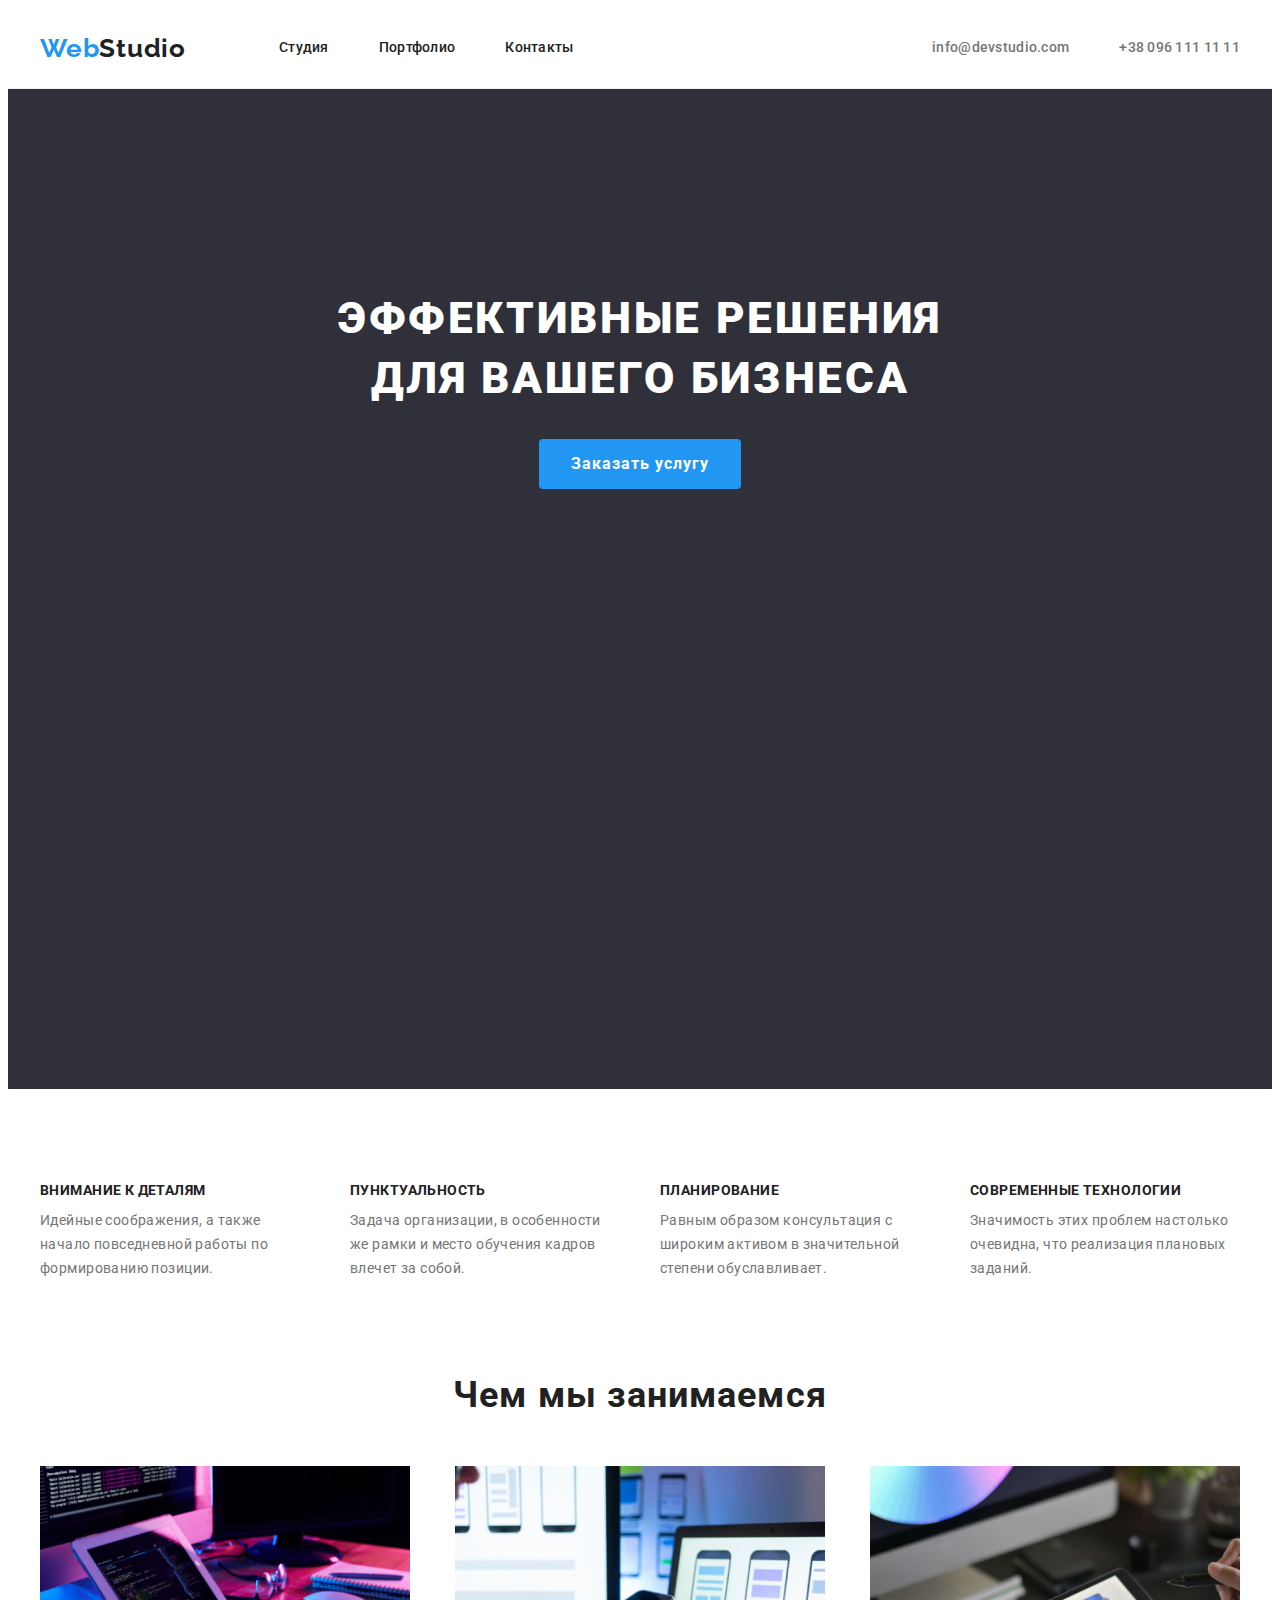
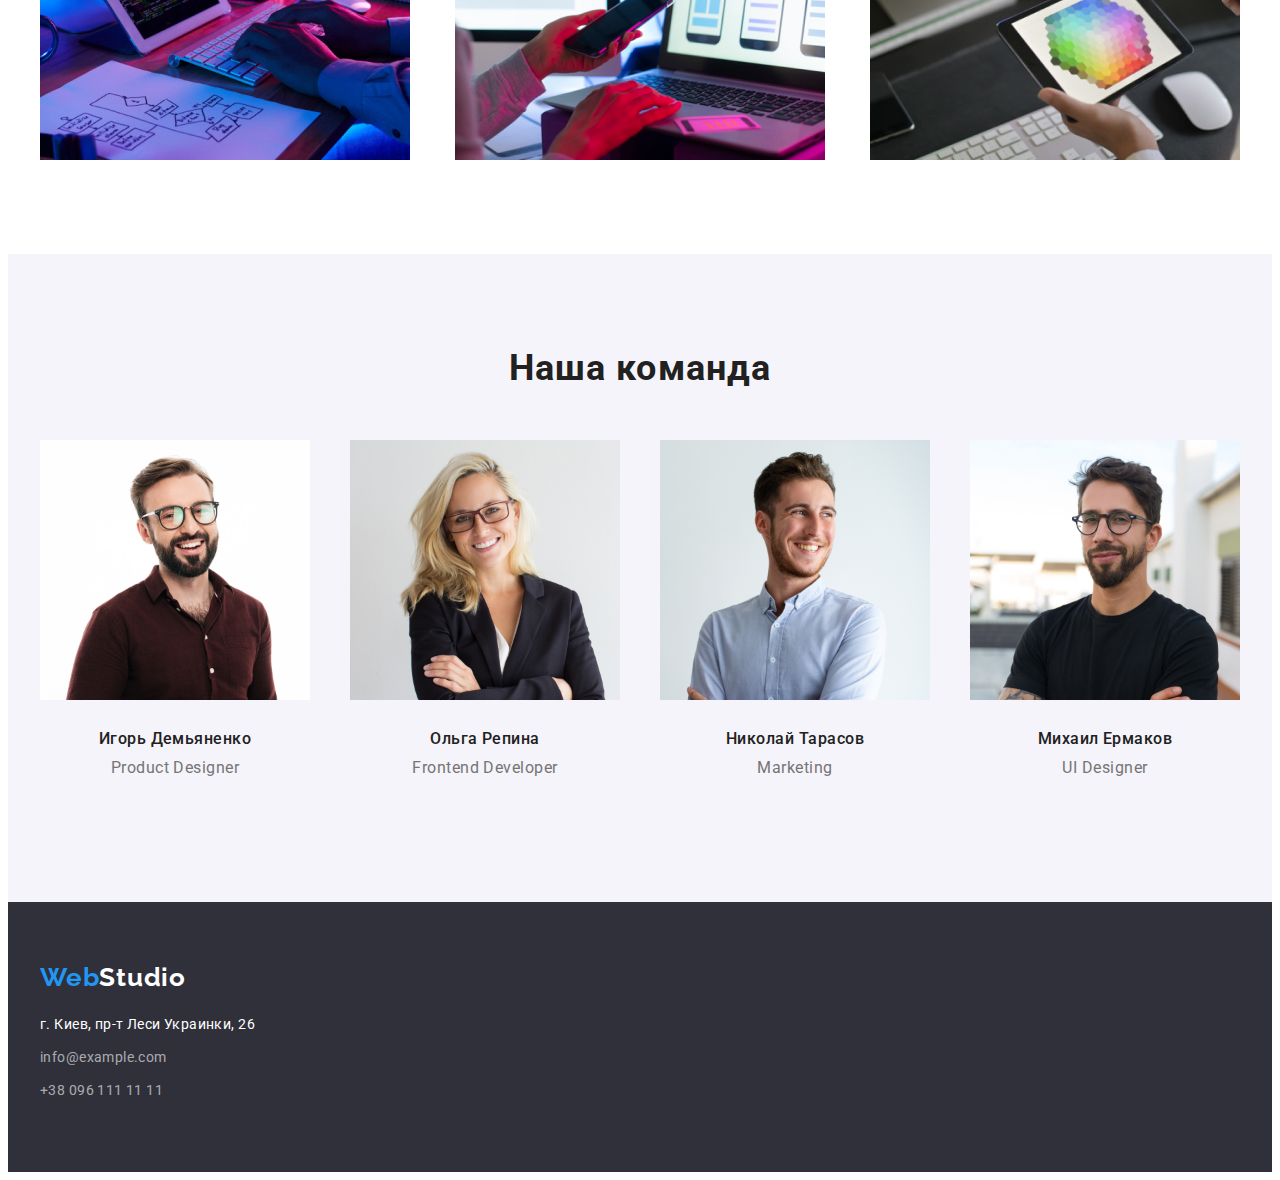
<file: index.html>
<!DOCTYPE html>
<html lang="ru">
  <head>
    <meta charset="UTF-8" />
    <meta http-equiv="X-UA-Compatible" content="IE=edge" />
    <meta name="viewport" content="width=device-width, initial-scale=1.0" />
    <title>Document</title>
    <link rel="preconnect" href="https://fonts.googleapis.com" />
    <link rel="preconnect" href="https://fonts.gstatic.com" crossorigin />
    <link
      href="https://fonts.googleapis.com/css2?family=Raleway:wght@700&family=Roboto:wght@400;500;700;900&display=swap"
      rel="stylesheet"
    />
    <link
      rel="stylesheet"
      href="https://cdnjs.cloudflare.com/ajax/libs/modern-normalize/1.1.0/modern-normalize.min.css"
      integrity="sha512-wpPYUAdjBVSE4KJnH1VR1HeZfpl1ub8YT/NKx4PuQ5NmX2tKuGu6U/JRp5y+Y8XG2tV+wKQpNHVUX03MfMFn9Q=="
      crossorigin="anonymous"
      referrerpolicy="no-referrer"
    />
    <link rel="stylesheet" href="./css/styles.css" />
  </head>

  <body>
    <header class="header">
      <div class="container header-container">
        <a class="logo-link" lang="en" href="./index.html">Web<span class="studio">Studio</span></a>
        <nav class="header-nav">
          <ul class="header-list list">
            <li class="header-list-item">
              <a class="header-link link" href="">Студия</a>
            </li>
            <li class="header-list-item">
              <a class="header-link link" href="./portfolio.html">Портфолио</a>
            </li>
            <li class="header-list-item">
              <a class="header-link link" href="">Контакты</a>
            </li>
          </ul>
        </nav>
        <div class="header-group">
          <a class="header-email link header-link" href="email:info@devstudio.com"
            >info@devstudio.com</a
          >
          <a class="header-contact link header-link" href="tel:+380961111111">+38 096 111 11 11</a>
        </div>
      </div>
    </header>

    <main>
      <section class="service hero">
        <div class="container">
          <h1 class="h1 business">Эффективные решения для вашего бизнеса</h1>
          <button class="button business" type="button">Заказать услугу</button>
        </div>
      </section>

      <section class="peculiariti-titles benefits-section">
        <div class="container">
          <ul class="list">
            <li class="details plan">
              <h3 class="peculiariti-title">Внимание к деталям</h3>
              <p class="peculiariti-descr">
                Идейные соображения, а также начало повседневной работы по формированию позиции.
              </p>
            </li>

            <li class="details plan">
              <h3 class="peculiariti-title">Пунктуальность</h3>
              <p class="peculiariti-descr">
                Задача организации, в особенности же рамки и место обучения кадров влечет за собой.
              </p>
            </li>

            <li class="details plan">
              <h3 class="peculiariti-title">Планирование</h3>
              <p class="peculiariti-descr">
                Равным образом консультация с широким активом в значительной степени обуславливает.
              </p>
            </li>

            <li class="details plan">
              <h3 class="peculiariti-title">Современные технологии</h3>
              <p class="peculiariti-descr">
                Значимость этих проблем настолько очевидна, что реализация плановых заданий.
              </p>
            </li>
          </ul>
        </div>
      </section>

      <section class="about">
        <div class="container">
          <h2 class="work">Чем мы занимаемся</h2>
          <ul class="list">
            <li class="page">
              <img src="./images/img1.jpg" alt="верстка" width="370" />
            </li>
            <li class="page">
              <img src="./images/img2.jpg" alt="дизайн" width="370" />
            </li>
            <li class="page">
              <img src="./images/img3.jpg" alt="внешнее оформление" width="370" />
            </li>
          </ul>
        </div>
      </section>

      <section class="team benefits-section">
        <div class="container">
          <h2 class="our-team">Наша команда</h2>
          <ul class="list">
            <li>
              <div>
                <img src="./images/img4.jpg" alt="работник1" width="270" />
              </div>
              <div class="hope">
                <h3 class="human people">Игорь Демьяненко</h3>
                <p class="specialization" lang="en">Product Designer</p>
              </div>
            </li>
            <li>
              <div>
                <img src="./images/img5.jpg" alt="работник2" width="270" />
              </div>
              <div class="hope">
                <h3 class="human people">Ольга Репина</h3>
                <p class="specialization" lang="en">Frontend Developer</p>
              </div>
            </li>
            <li>
              <div>
                <img src="./images/img6.jpg" alt="работник3" width="270" />
              </div>
              <div class="hope">
                <h3 class="human people">Николай Тарасов</h3>
                <p class="specialization" lang="en">Marketing</p>
              </div>
            </li>
            <li>
              <div>
                <img src="./images/img7.jpg" alt="работник4" width="270" />
              </div>
              <div class="hope">
                <h3 class="human people">Михаил Ермаков</h3>
                <p class="specialization" lang="en">UI Designer</p>
              </div>
            </li>
          </ul>
        </div>
      </section>
    </main>

    <footer class="footer">
      <div class="container">
        <div class="logo-link2">
          <a class="logo-link" lang="en" href="./index.html"
            >Web<span class="studio2">Studio</span></a
          >
        </div>
        <address>
          <ul class="list2 address2">
            <li class="contacte">
              <a
                class="link street"
                href="https://bit.ly/3pXMvUd"
                target="_blank"
                rel="noopener noreferrer"
                >г. Киев, пр-т Леси Украинки, 26</a
              >
            </li>
            <li class="contacte">
              <a class="link footer-contacts" href="mailto:info@devstudio.com">info@example.com</a>
            </li>
            <li class="contacte">
              <a class="link footer-contacts" href="tel:+380961111111">+38 096 111 11 11</a>
            </li>
          </ul>
        </address>
      </div>
    </footer>
  </body>
</html>
</file>
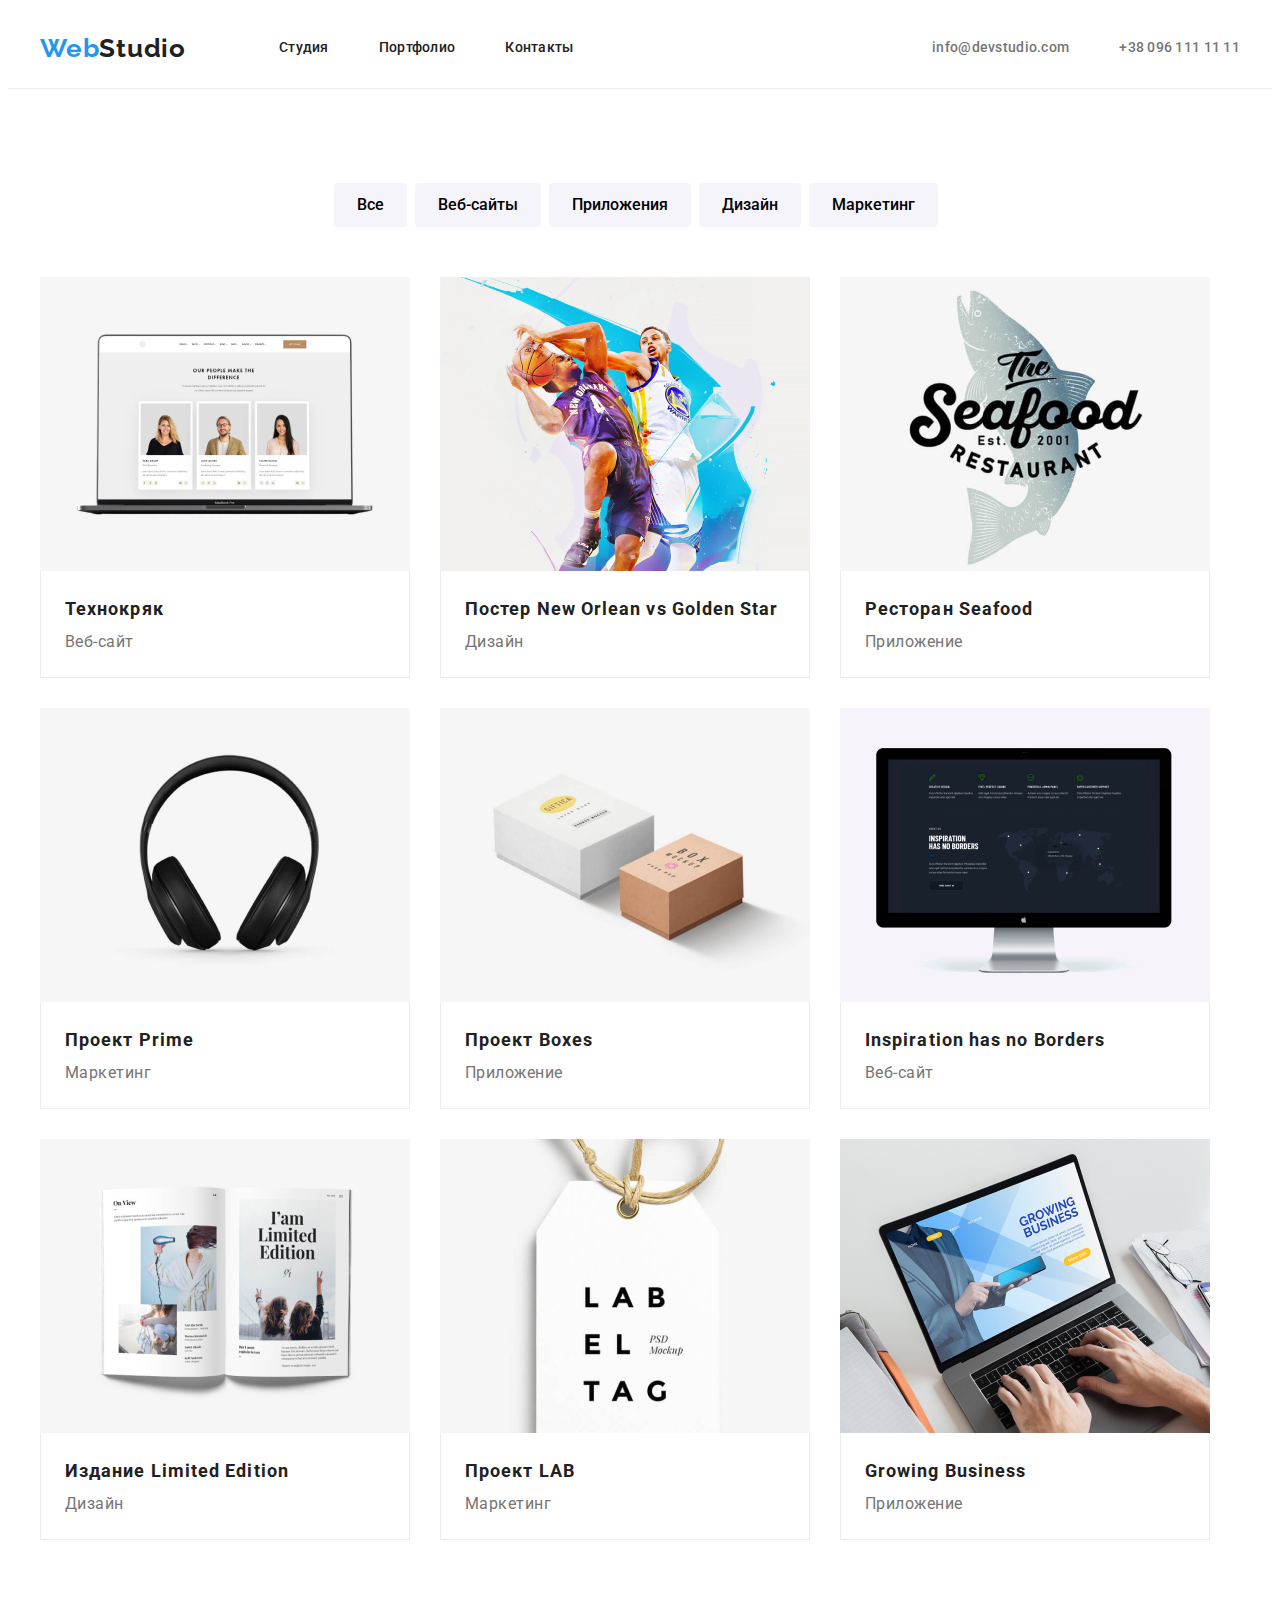
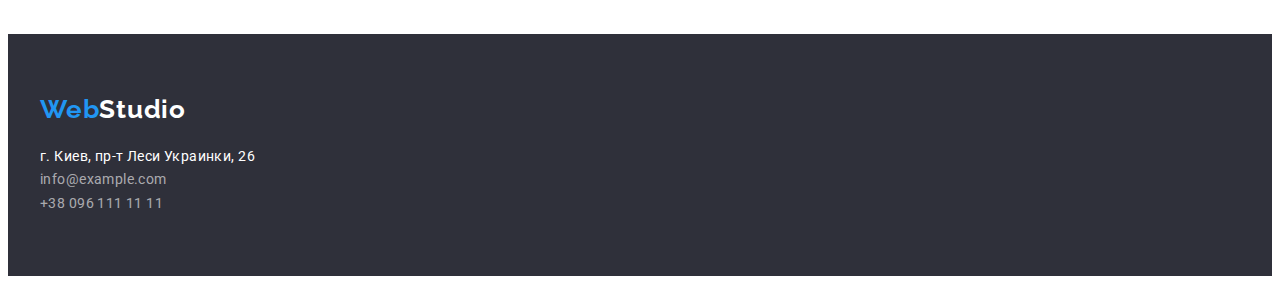
<file: portfolio.html>
<!DOCTYPE html>
<html lang="ru">
  <head>
    <meta charset="UTF-8" />
    <meta http-equiv="X-UA-Compatible" content="IE=edge" />
    <meta name="viewport" content="width=device-width, initial-scale=1.0" />
    <title>Document</title>
    <link rel="preconnect" href="https://fonts.googleapis.com" />
    <link rel="preconnect" href="https://fonts.gstatic.com" crossorigin />
    <link
      href="https://fonts.googleapis.com/css2?family=Raleway:wght@700&family=Roboto:wght@400;500;700;900&display=swap"
      rel="stylesheet"
    />
    <link
      rel="stylesheet"
      href="https://cdnjs.cloudflare.com/ajax/libs/modern-normalize/1.1.0/modern-normalize.min.css"
      integrity="sha512-wpPYUAdjBVSE4KJnH1VR1HeZfpl1ub8YT/NKx4PuQ5NmX2tKuGu6U/JRp5y+Y8XG2tV+wKQpNHVUX03MfMFn9Q=="
      crossorigin="anonymous"
      referrerpolicy="no-referrer"
    />
    <link rel="stylesheet" href="./css/styles.css" />
  </head>

  <body>
    <header class="header">
      <div class="container header-container">
        <a class="logo-link" lang="en" href="./index.html">Web<span class="studio">Studio</span></a>
        <nav class="header-nav">
          <ul class="header-list list">
            <li class="header-list-item">
              <a class="header-link link" href="./index.html">Студия</a>
            </li>
            <li class="header-list-item">
              <a class="header-link link" href="">Портфолио</a>
            </li>
            <li class="header-list-item">
              <a class="header-link link" href="">Контакты</a>
            </li>
          </ul>
        </nav>
        <div class="header-group">
          <a class="header-email link header-link" href="email:info@devstudio.com"
            >info@devstudio.com</a
          >
          <a class="header-contact link header-link" href="tel:+380961111111">+38 096 111 11 11</a>
        </div>
      </div>
    </header>

    <main>
      <section class="benefits-section">
        <div class="container">
          <div class="list3">
            <ul class="list list2">
              <li><button class="button2" type="button">Все</button></li>
              <li><button class="button2" type="button">Веб-сайты</button></li>
              <li><button class="button2" type="button">Приложения</button></li>
              <li><button class="button2" type="button">Дизайн</button></li>
              <li><button class="button2" type="button">Маркетинг</button></li>
            </ul>
          </div>

          <ul class="list4">
            <li class="figure">
              <a class="link" href=""
                ><img src="./images/Технокряк.jpg" alt="Технокряк" width="370" height="294" />
                <div class="card">
                  <h2 class="name">Технокряк</h2>
                  <p class="description">Веб-сайт</p>
                </div>
              </a>
            </li>
            <li class="figure">
              <a class="link" href=""
                ><img
                  src="./images/NewOrleanvsGoldenStar.jpg"
                  alt="Постер New Orlean vs Golden Star"
                  width="370"
                  height="294"
                />
                <div class="card">
                  <h2 class="name">Постер New Orlean vs Golden Star</h2>
                  <p class="description">Дизайн</p>
                </div>
              </a>
            </li>
            <li class="figure">
              <a class="link" href=""
                ><img src="./images/Seafood.jpg" alt="Ресторан Seafood" width="370" height="294" />
                <div class="card">
                  <h2 class="name">Ресторан Seafood</h2>
                  <p class="description">Приложение</p>
                </div>
              </a>
            </li>
            <li class="figure">
              <a class="link" href=""
                ><img src="./images/Prime.jpg" alt="Проект Prime" width="370" height="294" />
                <div class="card">
                  <h2 class="name">Проект Prime</h2>
                  <p class="description">Маркетинг</p>
                </div>
              </a>
            </li>
            <li class="figure">
              <a class="link" href=""
                ><img src="./images/Boxes.jpg" alt="Проект Boxes" width="370" height="294" />
                <div class="card">
                  <h2 class="name">Проект Boxes</h2>
                  <p class="description">Приложение</p>
                </div>
              </a>
            </li>
            <li class="figure">
              <a class="link" href=""
                ><img
                  src="./images/Inspiration-has-no-Borders.jpg"
                  alt="Inspiration has no Borders"
                  width="370"
                  height="294"
                />
                <div class="card">
                  <h2 class="name">Inspiration has no Borders</h2>
                  <p class="description">Веб-сайт</p>
                </div>
              </a>
            </li>
            <li class="figure">
              <a class="link" href=""
                ><img
                  src="./images/Limited-Edition.jpg"
                  alt="Издание-Limited Edition"
                  width="370"
                  height="294"
                />
                <div class="card">
                  <h2 class="name">Издание Limited Edition</h2>
                  <p class="description">Дизайн</p>
                </div>
              </a>
            </li>
            <li class="figure">
              <a class="link" href=""
                ><img src="./images/LAB.jpg" alt="Проект LAB" width="370" height="294" />
                <div class="card">
                  <h2 class="name">Проект LAB</h2>
                  <p class="description">Маркетинг</p>
                </div>
              </a>
            </li>
            <li class="figure">
              <a class="link" href=""
                ><img
                  src="./images/Growing-Business.jpg"
                  alt="Growing Business"
                  width="370"
                  height="294"
                />
                <div class="card">
                  <h2 class="name">Growing Business</h2>
                  <p class="description">Приложение</p>
                </div>
              </a>
            </li>
          </ul>
        </div>
      </section>
    </main>

    <footer class="footer">
      <div class="container">
        <div class="logo-link2">
          <a class="logo-link logo-link2" lang="en" href="./index.html"
            >Web<span class="studio2">Studio</span></a
          >
        </div>
        <address>
          <ul class="list2">
            <li>
              <a
                class="link street"
                href="https://bit.ly/3pXMvUd"
                target="_blank"
                rel="noopener noreferrer"
                >г. Киев, пр-т Леси Украинки, 26</a
              >
            </li>
            <li>
              <a class="link footer-contacts" href="mailto:info@devstudio.com">info@example.com</a>
            </li>
            <li><a class="link footer-contacts" href="tel:+380961111111">+38 096 111 11 11</a></li>
          </ul>
        </address>
      </div>
    </footer>
  </body>
</html>
</file>
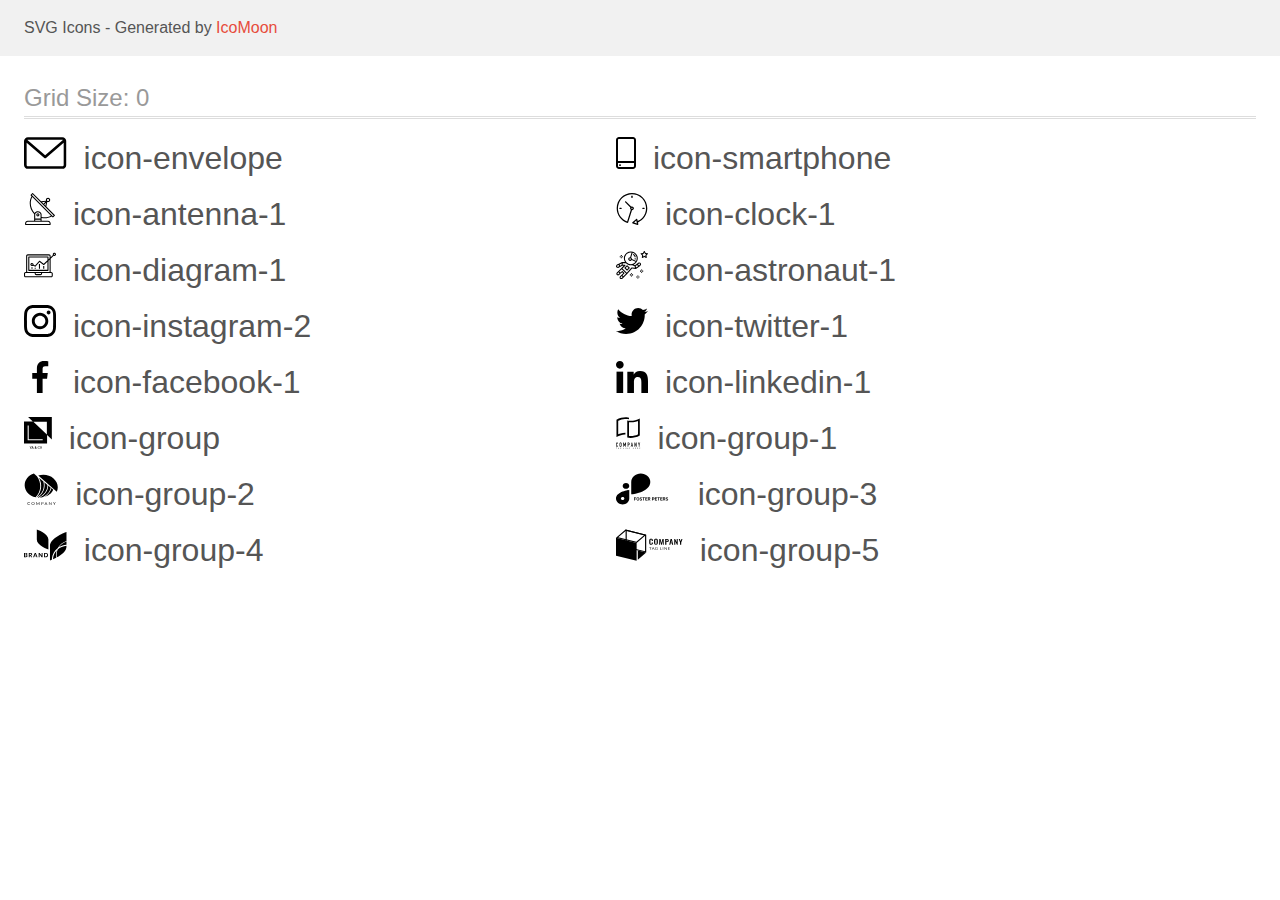
<file: images/icons/demo.html>
<!doctype html>
<html>
<head>
    <title>IcoMoon - SVG Icons</title>
    <meta charset="utf-8">
    <meta name="viewport" content="width=device-width, initial-scale=1">
    <link rel="stylesheet" href="demo-files/demo.css">
    <link rel="stylesheet" href="style.css">
</head>
<body>
<svg aria-hidden="true" style="position: absolute; width: 0; height: 0; overflow: hidden;" version="1.1" xmlns="http://www.w3.org/2000/svg" xmlns:xlink="http://www.w3.org/1999/xlink">
<defs>
<symbol id="icon-envelope" viewBox="0 0 43 32">
<path d="M38.667 0h-34.667c-2.206 0-4 1.794-4 4v24c0 2.206 1.794 4 4 4h34.667c2.206 0 4-1.794 4-4v-24c0-2.206-1.794-4-4-4v0zM38.667 2.667c0.181 0 0.353 0.038 0.511 0.103l-17.844 15.466-17.844-15.466c0.158-0.066 0.33-0.103 0.511-0.103h34.667zM38.667 29.333h-34.667c-0.736 0-1.333-0.598-1.333-1.333v-22.413l17.793 15.421c0.251 0.217 0.563 0.326 0.874 0.326s0.622-0.108 0.874-0.326l17.793-15.421v22.413c0 0.736-0.598 1.333-1.333 1.333v0z"></path>
</symbol>
<symbol id="icon-smartphone" viewBox="0 0 20 32">
<path d="M17 0h-14c-1.654 0-3 1.346-3 3v26c0 1.654 1.346 3 3 3h14c1.654 0 3-1.346 3-3v-26c0-1.654-1.346-3-3-3zM3 2h14c0.552 0 1 0.448 1 1v21h-16v-21c0-0.552 0.448-1 1-1zM17 30h-14c-0.552 0-1-0.448-1-1v-3h16v3c0 0.552-0.448 1-1 1z"></path>
<path d="M4.707 27.478c0.391 0.365 0.391 0.956 0 1.321s-1.024 0.365-1.414 0c-0.391-0.365-0.391-0.956 0-1.321s1.024-0.365 1.414 0z"></path>
</symbol>
<symbol id="icon-antenna-1" viewBox="0 0 32 32">
<path d="M30.773 22.098l-8.443-8.505 0.937-4.615c0.242 0.094 0.499 0.144 0.758 0.146h0.006c1.192 0.014 2.17-0.941 2.184-2.133s-0.941-2.17-2.133-2.184c-1.192-0.014-2.17 0.941-2.184 2.133-0.003 0.255 0.039 0.509 0.125 0.749l-4.96 0.605-8.091-8.133c-0.099-0.101-0.235-0.159-0.377-0.16-0.14 0.001-0.274 0.056-0.373 0.155l-1.513 1.504c-0.208 0.208-0.208 0.546 0 0.754l0.814 0.826c-3.153 5.798-2.129 12.978 2.519 17.663 0.043 0.041 0.092 0.074 0.146 0.098-0.034 0.18-0.051 0.364-0.052 0.547v6.187h-6.4c-1.472 0.002-2.665 1.195-2.667 2.667v1.067c0 0.295 0.239 0.533 0.533 0.533h24.533c0.295 0 0.533-0.239 0.533-0.533v-1.067c-0.002-1.472-1.195-2.665-2.667-2.667h-6.4v-2.742c1.003 0.21 2.024 0.317 3.049 0.32 2.458-0.003 4.877-0.615 7.040-1.783l0.818 0.823c0.099 0.101 0.235 0.159 0.377 0.16 0.14-0.001 0.274-0.056 0.373-0.155l1.512-1.504c0.208-0.208 0.208-0.546 0-0.754zM23.28 6.233c0.418-0.415 1.093-0.414 1.508 0.004s0.414 1.093-0.004 1.508c-0.2 0.199-0.47 0.31-0.752 0.31h-0.003c-0.589-0.003-1.064-0.483-1.061-1.072 0.001-0.282 0.114-0.552 0.314-0.751h-0.002zM22.024 9.738l-0.598 2.946-1.175-1.182 1.774-1.763zM21.418 8.836l-1.92 1.909-1.485-1.493 3.405-0.415zM24.004 28.8c0.884 0 1.6 0.716 1.6 1.6v0.533h-23.467v-0.533c0-0.884 0.716-1.6 1.6-1.6h20.267zM16.537 26.667v1.067h-5.333v-1.067h5.333zM11.204 25.6v-4.053c0-1.294 1.196-2.347 2.667-2.347s2.667 1.053 2.667 2.347v4.053h-5.333zM17.604 23.904v-2.357c0-1.882-1.675-3.413-3.733-3.413-1.331-0.020-2.576 0.657-3.281 1.786-4.058-4.274-4.971-10.645-2.279-15.887l18.602 18.708c-2.872 1.461-6.165 1.873-9.309 1.163zM28.893 23.22l-21.057-21.181 0.755-0.752 7.935 7.98c0.004 0 0.006 0.007 0.010 0.010l13.115 13.191-0.757 0.752z"></path>
<path d="M13.876 20.267h-0.005c-0.884-0.001-1.601 0.714-1.602 1.598s0.714 1.601 1.598 1.602h0.005c0.884 0.001 1.601-0.714 1.602-1.598s-0.714-1.601-1.598-1.602zM14.249 22.245c-0.1 0.1-0.236 0.156-0.378 0.155-0.295-0.002-0.532-0.242-0.53-0.536 0.001-0.141 0.057-0.276 0.157-0.375s0.233-0.154 0.373-0.155c0.295 0.002 0.532 0.241 0.531 0.536-0.001 0.141-0.057 0.276-0.157 0.375h0.005z"></path>
</symbol>
<symbol id="icon-clock-1" viewBox="0 0 32 32">
<path d="M31.297 15.301c-0.002-8.452-6.855-15.303-15.308-15.301s-15.303 6.855-15.301 15.308c0.001 6.658 4.307 12.551 10.649 14.576 0.061 0.019 0.124 0.029 0.187 0.029 0.121-0 0.239-0.032 0.343-0.094 0.135-0.080 0.236-0.207 0.283-0.356l3.865-12.25c1.057-0.005 1.909-0.866 1.903-1.923s-0.866-1.909-1.923-1.903c-0.284 0.001-0.565 0.067-0.82 0.191l-5.106-5.107c-0.253-0.245-0.657-0.238-0.902 0.016-0.239 0.247-0.239 0.639 0 0.886l5.103 5.109c-0.392 0.799-0.168 1.764 0.536 2.309l-3.683 11.673c-7.278-2.681-11.004-10.754-8.323-18.032s10.754-11.004 18.032-8.323c7.278 2.681 11.004 10.754 8.324 18.032-1.31 3.556-4.001 6.431-7.462 7.973l-0.398-1.874c-0.073-0.344-0.411-0.565-0.756-0.492-0.109 0.023-0.209 0.074-0.292 0.148l-3.837 3.426c-0.263 0.234-0.287 0.637-0.052 0.9 0.076 0.085 0.174 0.149 0.283 0.184l4.899 1.563c0.335 0.108 0.694-0.077 0.802-0.412 0.034-0.106 0.040-0.219 0.017-0.328l-0.391-1.839c5.664-2.388 9.342-7.942 9.329-14.089v0zM15.992 14.664c0.352 0 0.638 0.286 0.638 0.638s-0.286 0.638-0.638 0.638c-0.352 0-0.638-0.285-0.638-0.638s0.285-0.638 0.638-0.638zM18.093 29.528l2.184-1.948 0.603 2.84-2.787-0.892z"></path>
<path d="M15.354 3.185v1.275c0 0.352 0.285 0.638 0.638 0.638s0.638-0.285 0.638-0.638v-1.275c0-0.352-0.286-0.638-0.638-0.638s-0.638 0.286-0.638 0.638z"></path>
<path d="M3.876 14.664c-0.352 0-0.638 0.286-0.638 0.638s0.285 0.638 0.638 0.638h1.275c0.352 0 0.638-0.285 0.638-0.638s-0.285-0.638-0.638-0.638h-1.275z"></path>
<path d="M28.108 15.939c0.352 0 0.638-0.285 0.638-0.638s-0.285-0.638-0.638-0.638h-1.275c-0.352 0-0.638 0.286-0.638 0.638s0.286 0.638 0.638 0.638h1.275z"></path>
</symbol>
<symbol id="icon-diagram-1" viewBox="0 0 32 32">
<path d="M14.926 14.965h1.066v4.798h-1.066v-4.797z"></path>
<path d="M19.19 17.097h1.066v2.665h-1.066v-2.665z"></path>
<path d="M10.661 18.696h1.066v1.066h-1.066v-1.066z"></path>
<path d="M7.463 18.163h1.066v1.599h-1.066v-1.599z"></path>
<path d="M1.599 28.291h25.587c0.883 0 1.599-0.716 1.599-1.599v-2.132c0-0.883-0.716-1.599-1.599-1.599h-0.533v-13.293l3.028-2.868c0.703 0.346 1.553 0.136 2.013-0.499s0.396-1.508-0.152-2.068-1.42-0.644-2.065-0.198c-0.644 0.446-0.873 1.292-0.542 2.002l-2.281 2.163v-1.23c0-0.883-0.716-1.599-1.599-1.599h-21.322c-0.883 0-1.599 0.716-1.599 1.599v15.992h-0.533c-0.883 0-1.599 0.716-1.599 1.599v2.132c0 0.883 0.716 1.599 1.599 1.599zM30.384 4.837c0.294 0 0.533 0.239 0.533 0.533s-0.239 0.533-0.533 0.533c-0.294 0-0.533-0.239-0.533-0.533s0.239-0.533 0.533-0.533zM3.198 6.969c0-0.294 0.239-0.533 0.533-0.533h21.322c0.294 0 0.533 0.239 0.533 0.533v2.239l-1.066 1.013v-2.186c0-0.294-0.239-0.533-0.533-0.533h-19.19c-0.294 0-0.533 0.239-0.533 0.533v13.326c0 0.294 0.239 0.533 0.533 0.533h19.19c0.294 0 0.533-0.239 0.533-0.533v-9.674l1.066-1.010v12.284h-22.388v-15.992zM7.996 13.899c-0.721-0.002-1.354 0.478-1.546 1.174s0.105 1.433 0.725 1.801c0.62 0.368 1.41 0.276 1.928-0.226l1.853 0.93c0.215 0.108 0.476 0.057 0.636-0.123l3.939-4.431 3.872 2.901c0.208 0.156 0.498 0.139 0.686-0.039l3.365-3.188v8.131h-18.124v-12.26h18.124v2.66l-3.771 3.572-3.904-2.927c-0.222-0.166-0.534-0.135-0.718 0.072l-3.993 4.493-1.493-0.746c0.011-0.064 0.018-0.129 0.020-0.193 0-0.883-0.716-1.599-1.599-1.599zM8.529 15.498c0 0.294-0.239 0.533-0.533 0.533s-0.533-0.239-0.533-0.533c0-0.294 0.239-0.533 0.533-0.533s0.533 0.239 0.533 0.533zM11.727 24.027h5.331v0.533c0 0.294-0.239 0.533-0.533 0.533h-4.264c-0.294 0-0.533-0.239-0.533-0.533v-0.533zM1.066 24.56c0-0.294 0.239-0.533 0.533-0.533h9.062v0.533c0 0.883 0.716 1.599 1.599 1.599h4.264c0.883 0 1.599-0.716 1.599-1.599v-0.533h9.062c0.294 0 0.533 0.239 0.533 0.533v2.132c0 0.294-0.239 0.533-0.533 0.533h-25.587c-0.294 0-0.533-0.239-0.533-0.533v-2.132z"></path>
</symbol>
<symbol id="icon-astronaut-1" viewBox="0 0 32 32">
<path d="M31.974 4.524c-0.063-0.193-0.229-0.333-0.43-0.363l-1.91-0.278-0.855-1.731c-0.179-0.365-0.777-0.365-0.956 0l-0.855 1.731-1.91 0.278c-0.201 0.029-0.367 0.17-0.431 0.363-0.062 0.193-0.011 0.405 0.135 0.547l1.383 1.348-0.326 1.903c-0.034 0.2 0.048 0.402 0.212 0.522 0.166 0.121 0.382 0.135 0.562 0.040l1.709-0.899 1.709 0.899c0.078 0.041 0.164 0.061 0.249 0.061 0.11 0 0.221-0.034 0.314-0.102 0.164-0.119 0.246-0.322 0.212-0.522l-0.326-1.903 1.383-1.348c0.145-0.142 0.197-0.354 0.135-0.547zM29.511 5.851c-0.125 0.122-0.183 0.299-0.153 0.472l0.191 1.114-1-0.526c-0.078-0.041-0.163-0.061-0.249-0.061s-0.17 0.020-0.249 0.061l-1.001 0.526 0.191-1.114c0.030-0.173-0.028-0.349-0.153-0.472l-0.81-0.789 1.119-0.163c0.174-0.025 0.324-0.134 0.402-0.292l0.5-1.013 0.5 1.013c0.078 0.157 0.228 0.267 0.402 0.292l1.119 0.163-0.809 0.789z"></path>
<path d="M26.134 20.522h-1.067v1.067h1.067v-1.067z"></path>
<path d="M26.134 22.656h-1.067v1.067h1.067v-1.067z"></path>
<path d="M27.2 21.589h-1.067v1.067h1.067v-1.067z"></path>
<path d="M25.067 21.589h-1.067v1.067h1.067v-1.067z"></path>
<path d="M22.4 26.389h-1.067v1.067h1.067v-1.067z"></path>
<path d="M22.4 28.522h-1.067v1.067h1.067v-1.067z"></path>
<path d="M23.467 27.456h-1.067v1.067h1.067v-1.067z"></path>
<path d="M21.333 27.456h-1.067v1.067h1.067v-1.067z"></path>
<path d="M16 24.256h-1.067v1.067h1.067v-1.067z"></path>
<path d="M16 26.389h-1.067v1.067h1.067v-1.067z"></path>
<path d="M17.067 25.322h-1.067v1.067h1.067v-1.067z"></path>
<path d="M14.933 25.322h-1.067v1.067h1.067v-1.067z"></path>
<path d="M5.867 6.122h-1.067v1.067h1.067v-1.067z"></path>
<path d="M5.867 8.255h-1.067v1.067h1.067v-1.067z"></path>
<path d="M6.933 7.189h-1.067v1.067h1.067v-1.067z"></path>
<path d="M4.8 7.189h-1.067v1.067h1.067v-1.067z"></path>
<path d="M24.715 14.159c-0.287-0.388-0.709-0.637-1.188-0.705-0.481-0.068-0.956 0.058-1.34 0.352l-1.252 0.96-1.898 1.417-1.358-0.541c2.421-1.086 4.114-3.508 4.114-6.32 0-3.823-3.123-6.933-6.961-6.933s-6.961 3.11-6.961 6.933c0 1.386 0.414 2.674 1.12 3.758l-2.764-0.024c-0.002 0-0.003 0-0.005 0-0.009 0-0.015 0.004-0.023 0.005-0.053 0.002-0.105 0.013-0.155 0.031-0.013 0.005-0.026 0.008-0.038 0.013-0.006 0.003-0.013 0.003-0.019 0.006l-3.233 1.596c-0.001 0-0.001 0-0.001 0.001l-1.893 0.911c-0.021 0.009-0.042 0.021-0.063 0.035-0.755 0.502-1.012 1.489-0.598 2.295 0.22 0.429 0.595 0.745 1.056 0.889 0.178 0.055 0.359 0.083 0.539 0.083 0.29 0 0.577-0.071 0.839-0.211l1.388-0.738 2.264-1.169 1.357-0.008-5.442 5.416c-0.001 0.001-0.001 0.001-0.002 0.001l-1.339 1.333c-0.316 0.315-0.49 0.732-0.49 1.178s0.174 0.863 0.49 1.179c0.325 0.323 0.752 0.485 1.179 0.485s0.854-0.162 1.18-0.485l1.314-1.309 1.741-1.3 0.901 0.897-1.762 1.754c-0 0.001-0.001 0.001-0.002 0.001l-1.339 1.333c-0.316 0.315-0.49 0.732-0.49 1.178s0.174 0.863 0.49 1.179c0.325 0.323 0.753 0.485 1.18 0.485s0.855-0.162 1.18-0.485l3.482-3.467c0.001-0.001 0.001-0.001 0.001-0.002l1.010-1-0.004-0.004c0.006-0.006 0.015-0.009 0.022-0.015l5.166-5.658 3.471 0.494c0.025 0.004 0.050 0.005 0.075 0.005 0.065 0 0.127-0.015 0.187-0.038 0.018-0.006 0.033-0.015 0.050-0.023 0.019-0.010 0.039-0.015 0.058-0.027l3.213-2.133c0.012-0.008 0.018-0.021 0.029-0.029 0.013-0.010 0.029-0.014 0.041-0.026l1.271-1.191c0.662-0.62 0.753-1.635 0.212-2.362zM2.13 17.77c-0.173 0.093-0.37 0.111-0.558 0.052-0.187-0.058-0.338-0.186-0.427-0.358-0.161-0.314-0.068-0.695 0.214-0.902l1.314-0.632 0.449 1.312-0.992 0.528zM5.628 15.942l-1.548 0.8-0.439-1.283 2.027-1.001-0.040 1.484zM20.727 9.322c0 0.918-0.219 1.785-0.599 2.559l-4.181-1.899c-0.044-0.573-0.341-1.075-0.788-1.388l1.464-4.86c2.378 0.756 4.105 2.974 4.105 5.588zM8.938 9.322c0-3.235 2.644-5.867 5.894-5.867 0.253 0 0.5 0.021 0.745 0.052l-1.432 4.754c-0.019-0.001-0.037-0.006-0.057-0.006-1.033 0-1.873 0.837-1.873 1.867s0.84 1.867 1.873 1.867c0.694 0 1.294-0.383 1.618-0.945l3.862 1.755c-1.075 1.446-2.795 2.39-4.737 2.39-3.25 0-5.894-2.632-5.894-5.867zM14.894 10.122c0 0.441-0.362 0.8-0.806 0.8s-0.806-0.359-0.806-0.8c0-0.441 0.362-0.8 0.806-0.8s0.806 0.359 0.806 0.8zM2.465 25.146c-0.236 0.234-0.619 0.234-0.854 0.001-0.114-0.114-0.176-0.263-0.176-0.423s0.062-0.309 0.176-0.421l0.962-0.958 0.851 0.848-0.959 0.955zM5.679 28.88c-0.236 0.234-0.619 0.235-0.855 0.001-0.114-0.114-0.176-0.263-0.176-0.423s0.062-0.309 0.176-0.421l0.963-0.959 0.852 0.848-0.96 0.955zM9.16 25.411c-0.001 0-0.001 0-0.002 0.001l-1.765 1.76-0.852-0.848 1.763-1.755c0 0 0 0 0-0s0.001-0.001 0.002-0.001c0.040-0.040 0.065-0.088 0.090-0.135 0.007-0.014 0.020-0.026 0.026-0.040 0.017-0.041 0.019-0.085 0.026-0.129 0.003-0.025 0.014-0.047 0.014-0.073 0-0.036-0.013-0.070-0.020-0.106-0.006-0.032-0.006-0.065-0.019-0.095-0.020-0.050-0.055-0.094-0.091-0.138-0.010-0.012-0.014-0.027-0.025-0.038 0 0 0 0-0.001 0s-0.001-0.002-0.001-0.002l-1.607-1.6c-0.017-0.017-0.039-0.024-0.058-0.038-0.028-0.022-0.055-0.042-0.087-0.058-0.030-0.015-0.061-0.024-0.093-0.033-0.034-0.010-0.067-0.017-0.103-0.020-0.033-0.002-0.063 0.001-0.095 0.005-0.036 0.004-0.069 0.009-0.104 0.020-0.034 0.011-0.063 0.027-0.094 0.045-0.020 0.011-0.042 0.015-0.061 0.029l-1.773 1.324-0.901-0.897 2.399-2.386 4.361 4.289-0.928 0.919zM15.979 18.394c-0.015-0.002-0.030 0.004-0.045 0.003-0.039-0.002-0.076 0.001-0.115 0.007-0.030 0.005-0.059 0.011-0.088 0.021-0.034 0.012-0.065 0.028-0.097 0.047-0.030 0.018-0.057 0.037-0.083 0.061-0.013 0.011-0.028 0.017-0.040 0.029l-4.698 5.146-4.328-4.257 2.833-2.818c0.209-0.208 0.21-0.546 0.002-0.755-0.105-0.105-0.243-0.157-0.381-0.156v-0.001l-2.219 0.013 0.028-1.607 3.104 0.027c1.265 1.294 3.029 2.101 4.981 2.101 0.437 0 0.864-0.045 1.279-0.123 0.040 0.032 0.079 0.065 0.13 0.085l2.41 0.96 0.152 0.758 0.178 0.885-3.003-0.427zM20.020 18.572l-0.313-1.558 1.446-1.080 0.947 1.257-2.080 1.381zM23.774 15.741l-0.838 0.785-0.931-1.236 0.831-0.637c0.155-0.119 0.351-0.168 0.543-0.143 0.193 0.027 0.364 0.128 0.48 0.284 0.217 0.292 0.18 0.699-0.085 0.947z"></path>
<path d="M13.602 18.544l-2.143-2.133c-0.207-0.207-0.545-0.207-0.753 0l-2.142 2.133c-0.1 0.101-0.157 0.236-0.157 0.378s0.056 0.278 0.157 0.378l2.142 2.133c0.104 0.103 0.241 0.155 0.377 0.155s0.273-0.052 0.376-0.155l2.143-2.133c0.1-0.1 0.157-0.236 0.157-0.378s-0.057-0.278-0.157-0.378zM11.083 20.303l-1.387-1.381 1.387-1.381 1.387 1.381-1.387 1.381z"></path>
<path d="M17.164 5.071l-0.258 1.036c0.071 0.018 1.738 0.452 1.738 2.149h1.067c-0-2.017-1.666-2.965-2.547-3.185z"></path>
<path d="M19.711 9.322h-1.067v1.067h1.067v-1.067z"></path>
</symbol>
<symbol id="icon-instagram-2" viewBox="0 0 32 32">
<path d="M31.969 9.408c-0.075-1.7-0.35-2.869-0.744-3.882-0.406-1.075-1.031-2.038-1.85-2.838-0.8-0.813-1.769-1.444-2.832-1.844-1.019-0.394-2.182-0.669-3.882-0.744-1.713-0.081-2.257-0.1-6.601-0.1s-4.888 0.019-6.595 0.094c-1.7 0.075-2.869 0.35-3.882 0.744-1.075 0.406-2.038 1.031-2.838 1.85-0.813 0.8-1.444 1.769-1.844 2.832-0.394 1.019-0.669 2.182-0.744 3.882-0.081 1.713-0.1 2.257-0.1 6.601s0.019 4.888 0.094 6.595c0.075 1.7 0.35 2.869 0.744 3.882 0.406 1.075 1.038 2.038 1.85 2.838 0.8 0.813 1.769 1.444 2.832 1.844 1.019 0.394 2.182 0.669 3.882 0.744 1.706 0.075 2.25 0.094 6.595 0.094s4.888-0.019 6.595-0.094c1.7-0.075 2.869-0.35 3.882-0.744 2.151-0.832 3.851-2.532 4.682-4.682 0.394-1.019 0.669-2.182 0.744-3.882 0.075-1.707 0.094-2.251 0.094-6.595s-0.006-4.888-0.081-6.595zM29.087 22.473c-0.069 1.563-0.331 2.407-0.55 2.969-0.538 1.394-1.644 2.5-3.038 3.038-0.563 0.219-1.413 0.481-2.969 0.55-1.688 0.075-2.194 0.094-6.464 0.094s-4.782-0.019-6.464-0.094c-1.563-0.069-2.407-0.331-2.969-0.55-0.694-0.256-1.325-0.663-1.838-1.194-0.531-0.519-0.938-1.144-1.194-1.838-0.219-0.563-0.481-1.413-0.55-2.969-0.075-1.688-0.094-2.194-0.094-6.464s0.019-4.782 0.094-6.464c0.069-1.563 0.331-2.407 0.55-2.969 0.256-0.694 0.663-1.325 1.2-1.838 0.519-0.531 1.144-0.938 1.838-1.194 0.563-0.219 1.413-0.481 2.969-0.55 1.688-0.075 2.194-0.094 6.464-0.094 4.276 0 4.782 0.019 6.464 0.094 1.563 0.069 2.407 0.331 2.969 0.55 0.694 0.256 1.325 0.662 1.838 1.194 0.531 0.519 0.938 1.144 1.194 1.838 0.219 0.563 0.481 1.413 0.55 2.969 0.075 1.688 0.094 2.194 0.094 6.464s-0.019 4.77-0.094 6.458z"></path>
<path d="M16.059 7.783c-4.538 0-8.22 3.682-8.22 8.22s3.682 8.22 8.22 8.22c4.539 0 8.22-3.682 8.22-8.22s-3.682-8.22-8.22-8.22zM16.059 21.335c-2.944 0-5.332-2.388-5.332-5.332s2.388-5.332 5.332-5.332c2.944 0 5.332 2.388 5.332 5.332s-2.388 5.332-5.332 5.332v0z"></path>
<path d="M26.524 7.458c0 1.060-0.859 1.919-1.919 1.919s-1.919-0.859-1.919-1.919c0-1.060 0.859-1.919 1.919-1.919s1.919 0.859 1.919 1.919v0z"></path>
</symbol>
<symbol id="icon-twitter-1" viewBox="0 0 32 32">
<path d="M32 6.078c-1.19 0.522-2.458 0.868-3.78 1.036 1.36-0.812 2.398-2.088 2.886-3.626-1.268 0.756-2.668 1.29-4.16 1.588-1.204-1.282-2.92-2.076-4.792-2.076-3.632 0-6.556 2.948-6.556 6.562 0 0.52 0.044 1.020 0.152 1.496-5.454-0.266-10.28-2.88-13.522-6.862-0.566 0.982-0.898 2.106-0.898 3.316 0 2.272 1.17 4.286 2.914 5.452-1.054-0.020-2.088-0.326-2.964-0.808 0 0.020 0 0.046 0 0.072 0 3.188 2.274 5.836 5.256 6.446-0.534 0.146-1.116 0.216-1.72 0.216-0.42 0-0.844-0.024-1.242-0.112 0.85 2.598 3.262 4.508 6.13 4.57-2.232 1.746-5.066 2.798-8.134 2.798-0.538 0-1.054-0.024-1.57-0.090 2.906 1.874 6.35 2.944 10.064 2.944 12.072 0 18.672-10 18.672-18.668 0-0.29-0.010-0.57-0.024-0.848 1.302-0.924 2.396-2.078 3.288-3.406z"></path>
</symbol>
<symbol id="icon-facebook-1" viewBox="0 0 32 32">
<path d="M21.329 5.313h2.921v-5.088c-0.504-0.069-2.237-0.225-4.256-0.225-4.212 0-7.097 2.649-7.097 7.519v4.481h-4.648v5.688h4.648v14.312h5.699v-14.311h4.46l0.708-5.688h-5.169v-3.919c0.001-1.644 0.444-2.769 2.735-2.769v0z"></path>
</symbol>
<symbol id="icon-linkedin-1" viewBox="0 0 32 32">
<path d="M31.992 32v-0.001h0.008v-11.736c0-5.741-1.236-10.164-7.948-10.164-3.227 0-5.392 1.771-6.276 3.449h-0.093v-2.913h-6.364v21.364h6.627v-10.579c0-2.785 0.528-5.479 3.977-5.479 3.399 0 3.449 3.179 3.449 5.657v10.401h6.62z"></path>
<path d="M0.528 10.636h6.635v21.364h-6.635v-21.364z"></path>
<path d="M3.843 0c-2.121 0-3.843 1.721-3.843 3.843s1.721 3.879 3.843 3.879c2.121 0 3.843-1.757 3.843-3.879-0.001-2.121-1.723-3.843-3.843-3.843v0z"></path>
</symbol>
<symbol id="icon-group" viewBox="0 0 28 32">
<path d="M4.085 0l4.771 4.517-8.856-0.005v21.915h23.149v-8.379l4.766 4.512v-22.559h-23.83zM22.939 17.517l-13.528-12.807h13.528v12.807zM18.739 23.221h-15.076v-14.739h1.066v13.741h14.010v0.998zM7.223 29.344l-0.557 1.147-0.557-1.147h-0.467l0.813 1.529v0.891h0.422v-0.891l0.811-1.529h-0.465zM7.923 31.764l0.196-0.563h0.938l0.198 0.563h0.439l-0.916-2.42h-0.377l-0.914 2.42h0.437zM8.588 29.858l0.351 1.004h-0.701l0.351-1.004zM10.805 30.804c-0.061 0.093-0.091 0.196-0.091 0.307 0 0.204 0.072 0.37 0.214 0.497 0.144 0.126 0.336 0.189 0.575 0.189s0.445-0.065 0.618-0.194l0.136 0.161h0.469l-0.356-0.421c0.14-0.191 0.209-0.435 0.209-0.733h-0.351c0 0.163-0.034 0.311-0.101 0.444l-0.467-0.552 0.165-0.12c0.116-0.084 0.2-0.168 0.251-0.253 0.051-0.085 0.076-0.178 0.076-0.279 0-0.153-0.056-0.281-0.17-0.384-0.112-0.104-0.256-0.156-0.432-0.156-0.195 0-0.35 0.055-0.465 0.166-0.115 0.11-0.173 0.259-0.173 0.449 0 0.078 0.018 0.158 0.055 0.241 0.038 0.083 0.104 0.184 0.198 0.303-0.18 0.129-0.3 0.24-0.361 0.334zM11.897 31.339c-0.119 0.091-0.246 0.136-0.382 0.136-0.121 0-0.217-0.035-0.289-0.105s-0.108-0.161-0.108-0.273c0-0.13 0.067-0.245 0.2-0.346l0.052-0.037 0.529 0.623zM11.463 30.267c-0.114-0.141-0.171-0.258-0.171-0.351 0-0.081 0.023-0.148 0.070-0.201s0.109-0.080 0.188-0.080c0.073 0 0.133 0.023 0.181 0.068 0.048 0.044 0.072 0.098 0.072 0.161 0 0.095-0.034 0.173-0.103 0.234l-0.052 0.042-0.184 0.126zM15.403 31.581c0.166-0.145 0.262-0.347 0.286-0.605h-0.419c-0.022 0.173-0.075 0.296-0.158 0.371s-0.207 0.111-0.372 0.111c-0.181 0-0.318-0.069-0.412-0.206-0.093-0.137-0.14-0.337-0.14-0.598v-0.214c0.002-0.258 0.052-0.454 0.15-0.587 0.099-0.134 0.239-0.201 0.422-0.201 0.157 0 0.277 0.039 0.357 0.116 0.082 0.076 0.133 0.202 0.153 0.376h0.419c-0.027-0.265-0.121-0.47-0.284-0.615s-0.378-0.218-0.645-0.218c-0.198 0-0.373 0.047-0.525 0.141-0.151 0.094-0.267 0.228-0.347 0.402s-0.121 0.375-0.121 0.603v0.226c0.003 0.223 0.045 0.418 0.125 0.587s0.193 0.299 0.339 0.391c0.147 0.091 0.317 0.136 0.51 0.136 0.276 0 0.497-0.072 0.663-0.216zM17.875 31.242c0.082-0.18 0.123-0.388 0.123-0.625v-0.135c-0.001-0.236-0.043-0.443-0.126-0.62-0.083-0.178-0.201-0.315-0.354-0.409-0.152-0.095-0.326-0.143-0.524-0.143s-0.372 0.048-0.525 0.145c-0.152 0.095-0.27 0.233-0.354 0.414-0.083 0.181-0.125 0.389-0.125 0.625v0.136c0.001 0.232 0.043 0.436 0.126 0.613 0.084 0.177 0.203 0.314 0.356 0.411 0.154 0.095 0.329 0.143 0.525 0.143 0.198 0 0.373-0.048 0.525-0.143 0.153-0.096 0.27-0.234 0.352-0.412zM17.424 29.874c0.102 0.143 0.153 0.349 0.153 0.617v0.126c0 0.273-0.050 0.48-0.151 0.622-0.1 0.142-0.243 0.213-0.429 0.213-0.184 0-0.328-0.073-0.432-0.218-0.103-0.145-0.155-0.351-0.155-0.617v-0.14c0.002-0.26 0.054-0.462 0.156-0.603 0.103-0.143 0.245-0.214 0.427-0.214 0.186 0 0.33 0.072 0.43 0.214z"></path>
</symbol>
<symbol id="icon-group-1" viewBox="0 0 25 32">
<path d="M10.531 1.806h-0.084c-0.129-0.008-0.258-0.011-0.388-0.014v0h-0.28c-0.244 0-0.494 0.006-0.741 0.019-0.019-0.001-0.037-0.001-0.056 0-2.243 0.127-4.44 0.688-6.471 1.651l-0.266 0.128v13.625l0.623-0.211c0.546-0.188 1.129-0.357 1.731-0.513 1.629-0.418 3.301-0.64 4.982-0.662v1.79c-0.223 0.002-0.439 0.008-0.655 0.019h-0.051c-1.294 0.071-2.577 0.268-3.833 0.588-1.59 0.398-3.124 0.996-4.566 1.779v-17.475c1.497-0.873 3.11-1.529 4.79-1.948 1.475-0.381 2.992-0.576 4.515-0.582h0.263c0.314 0.008 0.621 0.022 0.909 0.044 0.759 0.053 1.511 0.173 2.249 0.358v1.762c-0.717-0.167-1.445-0.277-2.179-0.329-0.015-0.001-0.030-0.003-0.045-0.004-0.152-0.013-0.304-0.026-0.446-0.026zM13.633 3.607c0.391 0.030 0.796 0.044 1.205 0.044 1.601-0.006 3.195-0.21 4.747-0.609 1.589-0.4 3.123-0.998 4.564-1.781v17.163c-1.498 0.873-3.111 1.529-4.792 1.948-1.475 0.379-2.992 0.574-4.515 0.581-1.154 0.009-2.304-0.126-3.425-0.404v-17.275c0.265 0.061 0.537 0.117 0.814 0.164 0.455 0.077 0.934 0.133 1.401 0.167zM22.367 3.74l-0.623 0.21c-0.573 0.192-1.15 0.365-1.731 0.518-1.691 0.434-3.428 0.657-5.173 0.663-0.406 0-0.78-0.011-1.141-0.034l-0.497-0.033v14.017l0.427 0.038c0.395 0.034 0.803 0.052 1.214 0.052 1.374-0.006 2.743-0.183 4.074-0.527 1.096-0.275 2.162-0.658 3.184-1.144l0.266-0.128v-13.63z"></path>
<path d="M1.684 25.977c-0.090-0.093-0.197-0.166-0.317-0.214s-0.247-0.071-0.376-0.066c-0.137-0.002-0.273 0.024-0.4 0.075-0.117 0.046-0.222 0.116-0.311 0.205s-0.156 0.196-0.201 0.313c-0.049 0.123-0.073 0.254-0.072 0.387v2.335c-0.006 0.165 0.026 0.328 0.092 0.479 0.055 0.12 0.135 0.226 0.233 0.313 0.093 0.079 0.203 0.135 0.321 0.166 0.114 0.032 0.231 0.048 0.349 0.049 0.13 0.001 0.259-0.027 0.377-0.081 0.117-0.051 0.222-0.124 0.311-0.216 0.087-0.091 0.156-0.197 0.204-0.313 0.050-0.118 0.075-0.244 0.075-0.372v-0.261h-0.61v0.208c0.002 0.071-0.010 0.142-0.036 0.208-0.020 0.050-0.050 0.095-0.089 0.131-0.038 0.031-0.081 0.053-0.128 0.067-0.041 0.014-0.084 0.021-0.128 0.022-0.054 0.006-0.11-0.002-0.16-0.024s-0.094-0.057-0.126-0.101c-0.058-0.094-0.086-0.203-0.081-0.313v-2.177c-0.004-0.121 0.022-0.241 0.075-0.349 0.032-0.049 0.077-0.089 0.129-0.114s0.112-0.034 0.17-0.027c0.053-0.002 0.105 0.009 0.152 0.032s0.089 0.057 0.12 0.099c0.068 0.090 0.104 0.2 0.101 0.313v0.202h0.604v-0.238c0.001-0.14-0.024-0.278-0.075-0.408-0.045-0.122-0.114-0.234-0.204-0.329v0z"></path>
<path d="M5.31 25.95c-0.195-0.164-0.44-0.255-0.694-0.257-0.124 0-0.248 0.023-0.364 0.066-0.119 0.042-0.228 0.107-0.322 0.191-0.101 0.091-0.182 0.202-0.237 0.327-0.061 0.143-0.092 0.297-0.089 0.452v2.239c-0.004 0.158 0.026 0.314 0.089 0.459 0.055 0.12 0.136 0.227 0.237 0.313 0.093 0.087 0.203 0.154 0.322 0.197 0.117 0.043 0.24 0.065 0.364 0.066s0.248-0.023 0.364-0.066c0.121-0.044 0.233-0.111 0.33-0.197 0.097-0.087 0.176-0.194 0.23-0.313 0.063-0.145 0.093-0.301 0.089-0.459v-2.239c0.003-0.155-0.027-0.31-0.089-0.452-0.054-0.123-0.133-0.235-0.23-0.327v0zM5.025 28.969c0.005 0.060-0.003 0.12-0.024 0.176s-0.054 0.107-0.097 0.148c-0.081 0.068-0.182 0.105-0.287 0.105s-0.207-0.037-0.287-0.105c-0.043-0.041-0.076-0.092-0.097-0.148s-0.029-0.116-0.024-0.176v-2.239c-0.005-0.060 0.003-0.12 0.024-0.176s0.054-0.107 0.097-0.148c0.081-0.068 0.182-0.105 0.287-0.105s0.207 0.037 0.287 0.105c0.043 0.041 0.076 0.092 0.097 0.148s0.029 0.116 0.024 0.176v2.239z"></path>
<path d="M10.072 29.969v-4.239h-0.587l-0.771 2.244h-0.011l-0.777-2.244h-0.581v4.239h0.606v-2.579h0.011l0.593 1.823h0.302l0.598-1.823h0.011v2.579h0.606z"></path>
<path d="M13.513 26.027c-0.093-0.105-0.211-0.184-0.343-0.232-0.142-0.046-0.29-0.068-0.439-0.066h-0.9v4.239h0.604v-1.656h0.311c0.188 0.009 0.376-0.031 0.545-0.116 0.137-0.076 0.252-0.188 0.332-0.324 0.070-0.113 0.117-0.238 0.139-0.369 0.024-0.16 0.035-0.321 0.033-0.482 0.006-0.204-0.014-0.407-0.059-0.606-0.040-0.147-0.117-0.281-0.223-0.39v0zM13.201 27.319c-0.003 0.077-0.022 0.152-0.056 0.221-0.035 0.065-0.089 0.117-0.156 0.149-0.089 0.040-0.187 0.058-0.285 0.053h-0.275v-1.441h0.311c0.094-0.005 0.187 0.014 0.272 0.053 0.062 0.036 0.112 0.091 0.142 0.157 0.033 0.074 0.051 0.155 0.053 0.236 0 0.089 0 0.183 0 0.282s0.006 0.2 0 0.291h-0.006z"></path>
<path d="M16.374 25.73h-0.495l-0.934 4.239h0.604l0.177-0.911h0.823l0.177 0.911h0.604l-0.957-4.239zM15.817 28.481l0.297-1.537h0.011l0.296 1.537h-0.604z"></path>
<path d="M20.277 28.284h-0.011l-0.912-2.554h-0.581v4.239h0.604v-2.549h0.012l0.923 2.549h0.568v-4.239h-0.604v2.554z"></path>
<path d="M23.968 25.73l-0.486 1.685h-0.012l-0.486-1.685h-0.64l0.83 2.447v1.792h0.604v-1.792l0.83-2.447h-0.64z"></path>
<path d="M0 31.166h0.291v0.817h0.198v-0.817h0.29v-0.167h-0.778v0.167z"></path>
<path d="M2.447 30.998l-0.381 0.984h0.21l0.081-0.224h0.392l0.084 0.224h0.215l-0.391-0.984h-0.21zM2.416 31.593l0.134-0.365 0.134 0.365h-0.268z"></path>
<path d="M4.866 31.62h0.227v0.127c-0.066 0.053-0.149 0.082-0.234 0.083-0.040 0.002-0.079-0.005-0.116-0.021s-0.068-0.041-0.093-0.072c-0.052-0.075-0.078-0.165-0.073-0.257 0-0.219 0.095-0.329 0.283-0.329 0.050-0.005 0.099 0.008 0.14 0.037s0.070 0.071 0.082 0.12l0.195-0.038c-0.042-0.192-0.181-0.289-0.417-0.289-0.127-0.003-0.25 0.042-0.344 0.127-0.050 0.049-0.088 0.108-0.112 0.174s-0.034 0.135-0.029 0.205c-0.006 0.135 0.039 0.267 0.126 0.369 0.048 0.050 0.107 0.088 0.171 0.113s0.134 0.035 0.203 0.031c0.154 0.004 0.304-0.052 0.417-0.157v-0.388h-0.427v0.166z"></path>
<path d="M7.337 30.998h-0.199v0.984h0.69v-0.167h-0.49v-0.817z"></path>
<path d="M9.426 30.998h-0.199v0.984h0.199v-0.984z"></path>
<path d="M11.469 31.656l-0.403-0.657h-0.193v0.984h0.185v-0.643l0.395 0.643h0.198v-0.984h-0.182v0.657z"></path>
<path d="M13.315 31.549h0.49v-0.167h-0.49v-0.216h0.528v-0.167h-0.727v0.984h0.747v-0.167h-0.548v-0.266z"></path>
<path d="M17.792 31.387h-0.388v-0.388h-0.198v0.984h0.198v-0.43h0.388v0.43h0.198v-0.984h-0.198v0.388z"></path>
<path d="M19.649 31.549h0.492v-0.167h-0.492v-0.216h0.529v-0.167h-0.727v0.984h0.746v-0.167h-0.548v-0.266z"></path>
<path d="M22.168 31.549c0.171-0.027 0.258-0.117 0.258-0.274 0.005-0.042-0.001-0.084-0.018-0.123s-0.044-0.072-0.078-0.096c-0.089-0.045-0.189-0.065-0.288-0.058h-0.417v0.984h0.198v-0.412h0.039c0.042-0.003 0.084 0.005 0.123 0.022 0.029 0.018 0.053 0.043 0.070 0.072l0.215 0.313h0.237l-0.12-0.192c-0.053-0.095-0.128-0.176-0.218-0.236v0zM21.969 31.413h-0.146v-0.247h0.156c0.068-0.005 0.136 0.002 0.201 0.023 0.014 0.013 0.026 0.029 0.033 0.046s0.011 0.037 0.010 0.056c-0.001 0.019-0.006 0.038-0.015 0.055s-0.022 0.032-0.037 0.043c-0.065 0.020-0.133 0.028-0.201 0.023v0z"></path>
<path d="M24.067 31.549h0.49v-0.167h-0.49v-0.216h0.529v-0.167h-0.729v0.984h0.747v-0.167h-0.548v-0.266z"></path>
</symbol>
<symbol id="icon-group-2" viewBox="0 0 34 32">
<path d="M5.643 31.315c0.012 0 0.024 0.003 0.035 0.007s0.021 0.011 0.029 0.018l0.166 0.159c-0.129 0.129-0.288 0.231-0.467 0.302-0.21 0.076-0.435 0.113-0.663 0.108-0.214 0.004-0.426-0.031-0.623-0.101-0.178-0.065-0.338-0.162-0.469-0.285-0.134-0.128-0.237-0.278-0.303-0.44-0.073-0.182-0.108-0.373-0.106-0.565-0.003-0.193 0.036-0.386 0.114-0.567 0.073-0.164 0.182-0.314 0.322-0.44 0.142-0.124 0.312-0.222 0.499-0.287 0.205-0.069 0.422-0.103 0.642-0.101 0.204-0.004 0.407 0.027 0.596 0.092 0.165 0.062 0.316 0.148 0.447 0.255l-0.139 0.17c-0.010 0.012-0.022 0.022-0.035 0.031-0.016 0.010-0.036 0.014-0.056 0.013-0.022-0.001-0.042-0.008-0.060-0.018l-0.075-0.045-0.104-0.058c-0.045-0.021-0.091-0.040-0.139-0.056-0.062-0.019-0.125-0.034-0.189-0.045-0.082-0.013-0.164-0.019-0.247-0.018-0.158-0.002-0.315 0.024-0.461 0.076-0.136 0.048-0.26 0.121-0.361 0.213-0.104 0.098-0.183 0.214-0.235 0.339-0.058 0.144-0.087 0.295-0.085 0.448-0.002 0.155 0.026 0.309 0.085 0.455 0.051 0.125 0.129 0.239 0.231 0.338 0.095 0.092 0.213 0.163 0.345 0.209 0.136 0.049 0.281 0.073 0.428 0.072 0.085 0.001 0.17-0.004 0.253-0.014 0.137-0.015 0.268-0.056 0.384-0.121 0.058-0.033 0.113-0.071 0.164-0.112 0.021-0.018 0.049-0.028 0.079-0.029v0z"></path>
<path d="M10.441 30.517c0.003 0.192-0.035 0.382-0.112 0.561-0.068 0.163-0.174 0.311-0.313 0.436s-0.306 0.222-0.491 0.286c-0.407 0.135-0.856 0.135-1.263 0-0.184-0.065-0.35-0.163-0.488-0.287-0.138-0.127-0.246-0.276-0.316-0.44-0.15-0.364-0.15-0.761 0-1.125 0.071-0.164 0.178-0.314 0.316-0.442 0.139-0.12 0.305-0.214 0.488-0.276 0.406-0.137 0.857-0.137 1.263 0 0.185 0.065 0.351 0.163 0.49 0.287 0.137 0.125 0.243 0.273 0.314 0.435 0.077 0.181 0.115 0.372 0.112 0.565zM10.005 30.517c0.003-0.153-0.023-0.306-0.079-0.451-0.047-0.125-0.122-0.239-0.222-0.338-0.097-0.093-0.217-0.166-0.351-0.213-0.296-0.099-0.623-0.099-0.918 0-0.134 0.047-0.254 0.12-0.351 0.213-0.101 0.097-0.178 0.212-0.224 0.338-0.106 0.294-0.106 0.609 0 0.903 0.047 0.125 0.123 0.24 0.224 0.338 0.098 0.092 0.217 0.164 0.351 0.211 0.296 0.096 0.622 0.096 0.918 0 0.134-0.047 0.254-0.119 0.351-0.211 0.1-0.098 0.175-0.213 0.222-0.338 0.056-0.145 0.082-0.298 0.079-0.451v0z"></path>
<path d="M13.715 30.99l0.044 0.101c0.017-0.036 0.031-0.069 0.048-0.101 0.016-0.034 0.034-0.067 0.054-0.099l1.062-1.677c0.021-0.029 0.039-0.047 0.060-0.052 0.028-0.007 0.058-0.011 0.087-0.009h0.314v2.727h-0.372v-2.005c0-0.025 0-0.054 0-0.085-0.002-0.031-0.002-0.063 0-0.094l-1.068 1.7c-0.014 0.026-0.035 0.047-0.063 0.062s-0.059 0.023-0.091 0.023h-0.060c-0.032 0-0.064-0.007-0.091-0.022s-0.049-0.037-0.062-0.062l-1.099-1.711c0 0.032 0 0.065 0 0.097s0 0.061 0 0.087v2.005h-0.359v-2.722h0.314c0.030-0.002 0.059 0.002 0.087 0.009 0.026 0.011 0.046 0.030 0.058 0.052l1.084 1.678c0.021 0.031 0.039 0.064 0.054 0.097v0z"></path>
<path d="M17.71 30.855v1.021h-0.415v-2.723h0.926c0.175-0.003 0.349 0.017 0.517 0.060 0.134 0.033 0.259 0.091 0.366 0.17 0.092 0.074 0.163 0.165 0.208 0.267 0.049 0.111 0.073 0.229 0.071 0.348 0.002 0.119-0.024 0.238-0.077 0.348-0.050 0.104-0.127 0.198-0.224 0.272-0.107 0.082-0.232 0.143-0.368 0.18-0.162 0.045-0.331 0.066-0.501 0.063l-0.503-0.007zM17.71 30.562h0.503c0.109 0.001 0.218-0.013 0.322-0.042 0.086-0.025 0.165-0.065 0.233-0.117 0.062-0.050 0.111-0.112 0.141-0.18 0.034-0.073 0.051-0.151 0.050-0.229 0.005-0.076-0.009-0.151-0.042-0.222s-0.082-0.134-0.145-0.186c-0.159-0.108-0.358-0.16-0.559-0.146h-0.503v1.122z"></path>
<path d="M23.294 31.88h-0.328c-0.033 0.001-0.065-0.008-0.091-0.025-0.024-0.017-0.042-0.039-0.054-0.063l-0.282-0.659h-1.419l-0.293 0.659c-0.011 0.024-0.029 0.045-0.052 0.061-0.026 0.018-0.060 0.028-0.093 0.027h-0.328l1.246-2.727h0.432l1.263 2.727zM21.237 30.867h1.172l-0.494-1.11c-0.038-0.084-0.069-0.169-0.093-0.256l-0.048 0.143c-0.015 0.043-0.031 0.083-0.046 0.116l-0.49 1.108z"></path>
<path d="M25.089 29.165c0.025 0.012 0.046 0.029 0.062 0.049l1.818 2.056c0-0.033 0-0.065 0-0.096s0-0.061 0-0.090v-1.931h0.372v2.727h-0.208c-0.029 0.001-0.059-0.005-0.085-0.016-0.026-0.013-0.048-0.030-0.066-0.051l-1.816-2.054c0.002 0.031 0.002 0.063 0 0.094 0 0.031 0 0.058 0 0.083v1.944h-0.372v-2.727h0.22c0.026-0.001 0.051 0.004 0.075 0.013v0z"></path>
<path d="M30.402 30.795v1.083h-0.415v-1.083l-1.149-1.642h0.372c0.032-0.002 0.064 0.007 0.089 0.023 0.023 0.018 0.042 0.038 0.056 0.061l0.719 1.059c0.029 0.045 0.054 0.087 0.075 0.126s0.037 0.078 0.052 0.116l0.054-0.117c0.020-0.043 0.044-0.084 0.071-0.125l0.708-1.067c0.015-0.021 0.033-0.041 0.054-0.058 0.025-0.019 0.057-0.028 0.089-0.027h0.376l-1.151 1.65z"></path>
<path d="M13.51 24.576c0.181 0.020 0.364 0.036 0.548 0.051 2.803-1.089 5.174-2.873 6.817-5.126s2.485-4.878 2.421-7.546l-3.089-2.684c0.628 2.84 0.334 5.776-0.848 8.479s-3.208 5.067-5.849 6.827v0z"></path>
<path d="M12.407 24.451l0.083 0.014c2.822-1.754 4.974-4.203 6.176-7.030s1.402-5.904 0.571-8.83l-4.4-3.823c1.78 3.142 2.496 6.659 2.066 10.141s-1.989 6.786-4.496 9.528v0z"></path>
<path d="M27.328 15.106c-0.747 2.931-2.563 5.574-5.177 7.537-0.763 0.577-1.587 1.090-2.459 1.534 2.128-0.544 4.085-1.504 5.718-2.809s2.9-2.917 3.703-4.714l-1.784-1.549z"></path>
<path d="M26.628 14.674l-2.541-2.207c-0.049 2.517-0.872 4.976-2.385 7.123s-3.66 3.902-6.217 5.084h0.012c0.57-0 1.139-0.030 1.705-0.088 2.39-0.848 4.502-2.196 6.147-3.926s2.771-3.785 3.278-5.985v0z"></path>
<path d="M12.774 3.17l-3.031-2.637c-2.709 0.91-5.040 2.509-6.686 4.588s-2.531 4.542-2.54 7.066v0c0.010 2.789 1.090 5.495 3.070 7.69s4.745 3.754 7.859 4.43c2.78-2.943 4.407-6.579 4.646-10.38s-0.924-7.569-3.319-10.757v0z"></path>
<path d="M33.63 14.268c-0.011-3.309-1.529-6.479-4.221-8.818s-6.342-3.658-10.15-3.668v0c-1.76-0.002-3.504 0.281-5.146 0.832l18.557 16.123c0.635-1.425 0.961-2.94 0.96-4.469v0z"></path>
</symbol>
<symbol id="icon-group-3" viewBox="0 0 65 32">
<path d="M10.016 9.983h-0.002c-1.827 0-3.308 1.316-3.308 2.94v0.002c0 1.624 1.481 2.94 3.308 2.94h0.002c1.827 0 3.308-1.316 3.308-2.94v-0.002c0-1.624-1.481-2.94-3.308-2.94z"></path>
<path d="M34.434 9.043c-0.005-2.255-1.015-4.417-2.81-6.012s-4.226-2.493-6.764-2.498v0c-2.538 0.004-4.972 0.902-6.767 2.497s-2.806 3.757-2.811 6.013v0 12.437c0 0 19.149-1.895 19.151-12.434v-0.002z"></path>
<path d="M0 25.562c0.005 1.569 0.708 3.073 1.956 4.183s2.94 1.735 4.706 1.74v0c1.765-0.005 3.457-0.63 4.705-1.739s1.952-2.613 1.957-4.182v0-8.654c0 0-13.324 1.32-13.324 8.651zM6.662 27.112c-0.345 0-0.682-0.091-0.969-0.261s-0.51-0.413-0.643-0.696c-0.132-0.283-0.167-0.595-0.099-0.896s0.233-0.577 0.477-0.794 0.555-0.364 0.893-0.424c0.338-0.060 0.689-0.029 1.008 0.088s0.591 0.316 0.783 0.571c0.192 0.255 0.294 0.555 0.294 0.861 0.001 0.204-0.044 0.406-0.131 0.595s-0.216 0.36-0.378 0.505c-0.162 0.145-0.355 0.259-0.567 0.338s-0.439 0.119-0.669 0.119v-0.006z"></path>
<path d="M20.128 26.258h-1.286v1.328h-0.67v-3.25h2.116v0.542h-1.446v0.839h1.286v0.54zM23.346 26.035c0 0.32-0.057 0.6-0.17 0.842s-0.275 0.427-0.487 0.558c-0.21 0.131-0.451 0.196-0.723 0.196-0.269 0-0.51-0.065-0.721-0.194s-0.375-0.314-0.491-0.554c-0.116-0.241-0.175-0.518-0.176-0.83v-0.161c0-0.32 0.057-0.601 0.172-0.844 0.116-0.244 0.279-0.431 0.489-0.56 0.211-0.131 0.452-0.196 0.723-0.196s0.511 0.065 0.721 0.196c0.211 0.129 0.374 0.316 0.489 0.56 0.116 0.243 0.174 0.523 0.174 0.842v0.145zM22.668 25.888c0-0.341-0.061-0.6-0.183-0.777s-0.296-0.266-0.522-0.266c-0.225 0-0.398 0.088-0.52 0.263-0.122 0.174-0.184 0.43-0.185 0.768v0.158c0 0.332 0.061 0.589 0.183 0.772s0.298 0.275 0.527 0.275c0.225 0 0.397-0.088 0.518-0.263 0.121-0.177 0.182-0.435 0.183-0.772v-0.158zM25.518 26.734c0-0.126-0.045-0.223-0.134-0.29-0.089-0.069-0.25-0.14-0.482-0.214-0.232-0.076-0.416-0.15-0.551-0.223-0.369-0.199-0.554-0.468-0.554-0.806 0-0.176 0.049-0.332 0.147-0.469 0.1-0.138 0.242-0.246 0.426-0.324 0.186-0.077 0.394-0.116 0.625-0.116 0.232 0 0.439 0.042 0.621 0.127 0.182 0.083 0.322 0.202 0.422 0.355 0.101 0.153 0.152 0.327 0.152 0.522h-0.67c0-0.149-0.047-0.264-0.141-0.346-0.094-0.083-0.225-0.125-0.395-0.125-0.164 0-0.291 0.035-0.382 0.105-0.091 0.069-0.136 0.159-0.136 0.272 0 0.106 0.053 0.194 0.158 0.266 0.107 0.071 0.264 0.138 0.471 0.201 0.381 0.115 0.658 0.257 0.833 0.426s0.261 0.381 0.261 0.634c0 0.281-0.106 0.502-0.319 0.663-0.213 0.159-0.499 0.239-0.859 0.239-0.25 0-0.478-0.045-0.683-0.136-0.205-0.092-0.362-0.218-0.471-0.377-0.107-0.159-0.161-0.344-0.161-0.554h0.672c0 0.359 0.214 0.538 0.643 0.538 0.159 0 0.283-0.032 0.373-0.096 0.089-0.066 0.134-0.156 0.134-0.272zM29.092 24.879h-0.995v2.708h-0.67v-2.708h-0.982v-0.542h2.647v0.542zM31.431 26.178h-1.286v0.871h1.509v0.538h-2.179v-3.25h2.174v0.542h-1.504v0.775h1.286v0.524zM33.251 26.396h-0.533v1.19h-0.67v-3.25h1.208c0.384 0 0.68 0.086 0.888 0.257s0.313 0.413 0.313 0.725c0 0.222-0.048 0.407-0.145 0.556-0.095 0.147-0.24 0.265-0.435 0.353l0.703 1.328v0.031h-0.719l-0.609-1.19zM32.717 25.854h0.54c0.168 0 0.298-0.042 0.391-0.127 0.092-0.086 0.138-0.205 0.138-0.355 0-0.153-0.044-0.274-0.132-0.362-0.086-0.088-0.219-0.132-0.4-0.132h-0.538v0.975zM36.775 26.441v1.145h-0.67v-3.25h1.268c0.244 0 0.458 0.045 0.643 0.134 0.186 0.089 0.329 0.217 0.429 0.382 0.1 0.164 0.15 0.35 0.15 0.56 0 0.318-0.109 0.57-0.328 0.754-0.217 0.183-0.519 0.274-0.904 0.274h-0.587zM36.775 25.899h0.598c0.177 0 0.312-0.042 0.404-0.125 0.094-0.083 0.141-0.202 0.141-0.357 0-0.159-0.047-0.288-0.141-0.386s-0.223-0.149-0.388-0.152h-0.614v1.020zM41.012 26.178h-1.286v0.871h1.509v0.538h-2.179v-3.25h2.174v0.542h-1.504v0.775h1.286v0.524zM44.119 24.879h-0.996v2.708h-0.67v-2.708h-0.982v-0.542h2.647v0.542zM46.458 26.178h-1.286v0.871h1.509v0.538h-2.179v-3.25h2.174v0.542h-1.504v0.775h1.286v0.524zM48.277 26.396h-0.533v1.19h-0.67v-3.25h1.208c0.384 0 0.68 0.086 0.888 0.257s0.312 0.413 0.312 0.725c0 0.222-0.048 0.407-0.145 0.556-0.095 0.147-0.24 0.265-0.435 0.353l0.703 1.328v0.031h-0.719l-0.609-1.19zM47.744 25.854h0.54c0.168 0 0.298-0.042 0.391-0.127 0.092-0.086 0.138-0.205 0.138-0.355 0-0.153-0.044-0.274-0.132-0.362-0.086-0.088-0.219-0.132-0.4-0.132h-0.538v0.975zM51.679 26.734c0-0.126-0.045-0.223-0.134-0.29-0.089-0.069-0.25-0.14-0.482-0.214-0.232-0.076-0.416-0.15-0.551-0.223-0.369-0.199-0.554-0.468-0.554-0.806 0-0.176 0.049-0.332 0.147-0.469 0.1-0.138 0.242-0.246 0.426-0.324 0.186-0.077 0.394-0.116 0.625-0.116 0.232 0 0.439 0.042 0.62 0.127 0.182 0.083 0.322 0.202 0.422 0.355 0.101 0.153 0.152 0.327 0.152 0.522h-0.67c0-0.149-0.047-0.264-0.141-0.346-0.094-0.083-0.225-0.125-0.395-0.125-0.164 0-0.291 0.035-0.382 0.105-0.091 0.069-0.136 0.159-0.136 0.272 0 0.106 0.053 0.194 0.159 0.266 0.107 0.071 0.264 0.138 0.471 0.201 0.381 0.115 0.658 0.257 0.833 0.426s0.261 0.381 0.261 0.634c0 0.281-0.106 0.502-0.319 0.663-0.213 0.159-0.499 0.239-0.859 0.239-0.25 0-0.478-0.045-0.683-0.136-0.205-0.092-0.362-0.218-0.471-0.377-0.107-0.159-0.161-0.344-0.161-0.554h0.672c0 0.359 0.214 0.538 0.643 0.538 0.159 0 0.283-0.032 0.373-0.096 0.089-0.066 0.134-0.156 0.134-0.272z"></path>
</symbol>
<symbol id="icon-group-4" viewBox="0 0 43 32">
<path d="M3.239 26.373c0.166 0.188 0.254 0.424 0.25 0.665 0.008 0.158-0.022 0.315-0.089 0.46s-0.169 0.275-0.298 0.38c-0.322 0.223-0.722 0.332-1.125 0.307h-1.977v-4.215h1.937c0.382-0.023 0.761 0.076 1.073 0.28 0.125 0.096 0.224 0.217 0.289 0.354s0.095 0.286 0.086 0.435c0.011 0.233-0.068 0.461-0.225 0.645-0.15 0.168-0.358 0.284-0.589 0.33 0.262 0.044 0.499 0.172 0.668 0.36v0zM0.92 25.737h0.828c0.188 0.013 0.375-0.037 0.526-0.14 0.062-0.052 0.111-0.116 0.141-0.187s0.043-0.148 0.036-0.225c0.006-0.076-0.007-0.153-0.037-0.224s-0.078-0.135-0.138-0.188c-0.156-0.106-0.349-0.156-0.542-0.142h-0.814v1.106zM2.355 27.353c0.066-0.053 0.119-0.119 0.153-0.193s0.049-0.155 0.043-0.235c0.005-0.081-0.010-0.163-0.045-0.238s-0.088-0.142-0.155-0.195c-0.162-0.11-0.361-0.164-0.562-0.152h-0.868v1.159h0.879c0.198 0.010 0.394-0.041 0.556-0.146v0z"></path>
<path d="M7.197 28.185l-1.077-1.647h-0.405v1.647h-0.927v-4.215h1.754c0.442-0.028 0.879 0.1 1.221 0.358 0.245 0.229 0.393 0.53 0.417 0.85s-0.078 0.637-0.287 0.894c-0.216 0.227-0.512 0.378-0.837 0.428l1.147 1.685h-1.008zM5.715 25.963h0.758c0.526 0 0.789-0.213 0.789-0.638 0.005-0.087-0.009-0.174-0.042-0.255s-0.085-0.156-0.151-0.218c-0.166-0.127-0.38-0.188-0.596-0.171h-0.767l0.009 1.283z"></path>
<path d="M12.262 27.337h-1.847l-0.326 0.848h-0.972l1.696-4.168h1.050l1.689 4.168h-0.972l-0.319-0.848zM12.015 26.698l-0.675-1.779-0.675 1.779h1.35z"></path>
<path d="M18.602 28.185h-0.92l-2.062-2.867v2.867h-0.918v-4.215h0.918l2.062 2.883v-2.883h0.92v4.215z"></path>
<path d="M23.852 27.176c-0.19 0.318-0.48 0.577-0.832 0.743-0.4 0.185-0.845 0.276-1.293 0.266h-1.637v-4.215h1.637c0.448-0.011 0.892 0.078 1.293 0.259 0.352 0.163 0.642 0.419 0.832 0.735 0.189 0.343 0.288 0.722 0.288 1.106s-0.099 0.763-0.288 1.106v0zM22.799 27.075c0.263-0.28 0.407-0.637 0.407-1.006s-0.144-0.726-0.407-1.006c-0.317-0.254-0.731-0.382-1.152-0.358h-0.639v2.729h0.639c0.42 0.024 0.834-0.105 1.152-0.358z"></path>
<path d="M12.838 0.522c0 0 11.873 4.104 11.621 10.043v10.045c0 0-11.864-4.106-11.617-10.045l-0.005-10.043z"></path>
<path d="M35.037 18.259c2.242-1.413 4.836-2.288 7.544-2.545v-3.145c-3.12 1.101-5.766 3.097-7.544 5.69v0z"></path>
<path d="M33.69 19.206c1.835-3.384 5.017-5.995 8.891-7.296v-9.061c0 0-16.909 5.847-16.551 14.304v14.302c0 0 0.753-0.262 1.939-0.752 0-0.457 0-0.918 0.054-1.382 0.35-3.926 2.389-7.565 5.668-10.115v0z"></path>
<path d="M32.081 24.52c0.089-0.992 0.287-1.973 0.592-2.928-2.042 2.203-3.278 4.936-3.536 7.815-0.025 0.272-0.038 0.544-0.045 0.824 0.96-0.422 2.078-0.949 3.252-1.569-0.3-1.362-0.388-2.756-0.263-4.141v0z"></path>
<path d="M32.754 24.571c-0.113 1.253-0.042 2.514 0.209 3.75 4.62-2.531 9.811-6.442 9.611-11.168v-0.412c-3.301 0.338-6.389 1.659-8.79 3.76-0.562 1.302-0.909 2.674-1.030 4.069v0z"></path>
</symbol>
<symbol id="icon-group-5" viewBox="0 0 67 32">
<path d="M33.724 15.224c-0.315-0.419-0.466-0.915-0.43-1.414v-2.050c0-0.628 0.142-1.106 0.428-1.433s0.775-0.489 1.469-0.488c0.652 0 1.115 0.139 1.389 0.417 0.299 0.355 0.444 0.789 0.411 1.226v0.482h-1.167v-0.488c0.004-0.16-0.007-0.319-0.034-0.478-0.017-0.108-0.076-0.208-0.167-0.284-0.12-0.081-0.271-0.121-0.423-0.111-0.16-0.010-0.318 0.031-0.444 0.117-0.102 0.084-0.169 0.193-0.193 0.313-0.033 0.167-0.049 0.337-0.046 0.507v2.488c-0.018 0.24 0.033 0.48 0.15 0.699 0.058 0.074 0.139 0.132 0.233 0.169s0.198 0.050 0.301 0.039c0.149 0.011 0.298-0.030 0.413-0.113 0.095-0.082 0.156-0.188 0.174-0.302 0.027-0.165 0.039-0.332 0.036-0.498v-0.505h1.167v0.461c0.033 0.456-0.109 0.909-0.403 1.289-0.268 0.305-0.725 0.457-1.396 0.457s-1.179-0.163-1.466-0.501z"></path>
<path d="M38.583 15.245c-0.295-0.319-0.442-0.784-0.442-1.4v-2.157c0-0.609 0.147-1.070 0.442-1.383s0.788-0.469 1.478-0.467c0.686 0 1.177 0.156 1.471 0.467 0.295 0.313 0.444 0.774 0.444 1.383v2.157c0 0.609-0.15 1.076-0.449 1.397s-0.788 0.482-1.466 0.482c-0.679 0-1.181-0.163-1.478-0.48zM40.605 14.727c0.106-0.2 0.154-0.419 0.14-0.638v-2.641c0.014-0.215-0.034-0.43-0.138-0.626-0.059-0.075-0.142-0.135-0.238-0.172s-0.203-0.050-0.308-0.037c-0.105-0.013-0.212 0-0.308 0.037s-0.18 0.096-0.24 0.172c-0.106 0.195-0.154 0.41-0.14 0.626v2.653c-0.015 0.219 0.033 0.439 0.14 0.638 0.068 0.067 0.152 0.121 0.246 0.158s0.196 0.056 0.3 0.056c0.103 0 0.206-0.019 0.3-0.056s0.178-0.091 0.246-0.158v-0.012z"></path>
<path d="M43.38 9.901h1.256l0.945 3.979 0.966-3.979h1.222l0.123 5.743h-0.904l-0.097-3.992-0.932 3.992h-0.725l-0.966-4.006-0.089 4.006h-0.913l0.114-5.743z"></path>
<path d="M49.301 9.901h1.957c1.127 0 1.691 0.544 1.691 1.631 0 1.041-0.593 1.561-1.78 1.56h-0.667v2.553h-1.208l0.007-5.743zM50.973 12.356c0.119 0.013 0.24 0.004 0.355-0.028s0.22-0.084 0.309-0.154c0.139-0.194 0.2-0.422 0.174-0.649 0.006-0.175-0.013-0.35-0.058-0.521-0.017-0.057-0.047-0.111-0.089-0.158s-0.093-0.086-0.153-0.116c-0.168-0.069-0.353-0.101-0.539-0.092h-0.469v1.716h0.469z"></path>
<path d="M54.691 9.901h1.297l1.331 5.743h-1.126l-0.263-1.324h-1.157l-0.27 1.324h-1.143l1.331-5.743zM55.8 13.655l-0.452-2.411-0.452 2.411h0.903z"></path>
<path d="M58.395 9.901h0.846l1.619 3.276v-3.276h1.003v5.743h-0.804l-1.628-3.42v3.42h-1.036l0.002-5.743z"></path>
<path d="M64.209 13.455l-1.346-3.546h1.133l0.821 2.277 0.771-2.277h1.109l-1.329 3.546v2.19h-1.16v-2.19z"></path>
<path d="M35.589 18.156v0.3h-0.986v2.334h-0.413v-2.334h-0.99v-0.3h2.389z"></path>
<path d="M38.679 20.79h-0.319c-0.032 0.002-0.064-0.007-0.089-0.025-0.024-0.015-0.043-0.036-0.053-0.060l-0.285-0.626h-1.367l-0.285 0.626c-0.008 0.026-0.023 0.050-0.044 0.071-0.025 0.017-0.057 0.026-0.089 0.025h-0.319l1.208-2.634h0.42l1.222 2.624zM36.679 19.812h1.14l-0.483-1.072c-0.036-0.081-0.066-0.164-0.089-0.248-0.017 0.050-0.031 0.098-0.046 0.14l-0.044 0.11-0.478 1.070z"></path>
<path d="M40.762 20.532c0.076 0.003 0.151 0.003 0.227 0 0.065-0.006 0.13-0.016 0.193-0.031 0.059-0.013 0.117-0.029 0.174-0.048 0.053-0.019 0.106-0.042 0.162-0.065v-0.592h-0.483c-0.012 0.001-0.024-0.001-0.035-0.005s-0.021-0.009-0.030-0.016c-0.008-0.006-0.014-0.013-0.018-0.022s-0.006-0.017-0.006-0.026v-0.202h0.937v1.010c-0.077 0.047-0.157 0.089-0.242 0.125-0.086 0.037-0.176 0.067-0.268 0.090-0.099 0.025-0.2 0.043-0.302 0.054-0.117 0.011-0.235 0.017-0.353 0.017-0.208 0.002-0.415-0.032-0.609-0.098-0.181-0.063-0.345-0.156-0.483-0.275-0.134-0.12-0.24-0.262-0.312-0.417-0.076-0.175-0.114-0.36-0.111-0.547-0.003-0.188 0.034-0.374 0.109-0.551 0.069-0.156 0.176-0.298 0.312-0.417 0.138-0.119 0.302-0.212 0.483-0.273 0.207-0.067 0.426-0.1 0.647-0.098 0.112-0 0.225 0.008 0.336 0.023 0.098 0.014 0.195 0.036 0.288 0.067 0.084 0.027 0.165 0.062 0.242 0.104 0.074 0.041 0.144 0.087 0.21 0.138l-0.116 0.163c-0.009 0.015-0.023 0.027-0.039 0.036s-0.036 0.014-0.055 0.014c-0.027-0.001-0.053-0.008-0.075-0.021-0.036-0.017-0.075-0.038-0.118-0.063-0.051-0.028-0.106-0.052-0.162-0.071-0.072-0.025-0.146-0.044-0.222-0.058-0.101-0.016-0.204-0.024-0.307-0.023-0.159-0.002-0.318 0.023-0.466 0.073-0.134 0.047-0.256 0.118-0.355 0.209-0.1 0.095-0.177 0.206-0.225 0.328-0.108 0.285-0.108 0.593 0 0.878 0.053 0.124 0.135 0.237 0.242 0.332 0.099 0.090 0.219 0.162 0.353 0.209 0.154 0.046 0.316 0.063 0.478 0.052v0z"></path>
<path d="M44.612 20.49h1.319v0.3h-1.722v-2.634h0.413l-0.010 2.334z"></path>
<path d="M47.304 20.79h-0.413v-2.634h0.413v2.634z"></path>
<path d="M48.84 18.168c0.025 0.012 0.046 0.028 0.063 0.048l1.766 1.986c-0.002-0.031-0.002-0.063 0-0.094 0-0.029 0-0.058 0-0.085v-1.877h0.36v2.645h-0.208c-0.031 0.002-0.062-0.003-0.089-0.015-0.025-0.013-0.047-0.030-0.065-0.050l-1.764-1.984c0 0.031 0 0.061 0 0.090s0 0.056 0 0.081v1.877h-0.345v-2.634h0.215c0.023 0 0.046 0.004 0.068 0.012v0z"></path>
<path d="M54.070 18.156v0.29h-1.464v0.87h1.186v0.279h-1.186v0.899h1.464v0.29h-1.889v-2.628h1.889z"></path>
<path d="M10.782 1.888l18.343 4.497v15.757l-18.343-4.494v-15.759zM9.605 0.545v17.867l20.694 5.074v-17.865l-20.694-5.076z"></path>
<path d="M20.696 31.781l-20.696-5.079v-17.866l20.696 5.076v17.868z"></path>
<path d="M9.948 1.686l18.104 4.44-7.699 6.649-18.106-4.442 7.702-6.647zM9.605 0.545l-9.605 8.292 20.696 5.076 9.603-8.292-20.694-5.076z"></path>
<path d="M21.861 30.776l8.438-7.287-8.438-2.071v9.358z"></path>
</symbol>
</defs>
</svg>

<header class="bgc1 clearfix">
<div class="mhl">
    <p>SVG Icons - Generated by <a href="https://icomoon.io/app">IcoMoon</a></p>
</div>
</header>
    <div class="clearfix mhl ptl">
        <h1 class="mvm mtn fgc1">Grid Size: 0</h1>
        <div class="glyph fs1">
            <div class="clearfix pbs">
                <svg class="icon icon-envelope"><use xlink:href="#icon-envelope"></use></svg><span class="name"> icon-envelope</span>
            </div>
        </div>
        <div class="glyph fs1">
            <div class="clearfix pbs">
                <svg class="icon icon-smartphone"><use xlink:href="#icon-smartphone"></use></svg><span class="name"> icon-smartphone</span>
            </div>
        </div>
        <div class="glyph fs1">
            <div class="clearfix pbs">
                <svg class="icon icon-antenna-1"><use xlink:href="#icon-antenna-1"></use></svg><span class="name"> icon-antenna-1</span>
            </div>
        </div>
        <div class="glyph fs1">
            <div class="clearfix pbs">
                <svg class="icon icon-clock-1"><use xlink:href="#icon-clock-1"></use></svg><span class="name"> icon-clock-1</span>
            </div>
        </div>
        <div class="glyph fs1">
            <div class="clearfix pbs">
                <svg class="icon icon-diagram-1"><use xlink:href="#icon-diagram-1"></use></svg><span class="name"> icon-diagram-1</span>
            </div>
        </div>
        <div class="glyph fs1">
            <div class="clearfix pbs">
                <svg class="icon icon-astronaut-1"><use xlink:href="#icon-astronaut-1"></use></svg><span class="name"> icon-astronaut-1</span>
            </div>
        </div>
        <div class="glyph fs1">
            <div class="clearfix pbs">
                <svg class="icon icon-instagram-2"><use xlink:href="#icon-instagram-2"></use></svg><span class="name"> icon-instagram-2</span>
            </div>
        </div>
        <div class="glyph fs1">
            <div class="clearfix pbs">
                <svg class="icon icon-twitter-1"><use xlink:href="#icon-twitter-1"></use></svg><span class="name"> icon-twitter-1</span>
            </div>
        </div>
        <div class="glyph fs1">
            <div class="clearfix pbs">
                <svg class="icon icon-facebook-1"><use xlink:href="#icon-facebook-1"></use></svg><span class="name"> icon-facebook-1</span>
            </div>
        </div>
        <div class="glyph fs1">
            <div class="clearfix pbs">
                <svg class="icon icon-linkedin-1"><use xlink:href="#icon-linkedin-1"></use></svg><span class="name"> icon-linkedin-1</span>
            </div>
        </div>
        <div class="glyph fs1">
            <div class="clearfix pbs">
                <svg class="icon icon-group"><use xlink:href="#icon-group"></use></svg><span class="name"> icon-group</span>
            </div>
        </div>
        <div class="glyph fs1">
            <div class="clearfix pbs">
                <svg class="icon icon-group-1"><use xlink:href="#icon-group-1"></use></svg><span class="name"> icon-group-1</span>
            </div>
        </div>
        <div class="glyph fs1">
            <div class="clearfix pbs">
                <svg class="icon icon-group-2"><use xlink:href="#icon-group-2"></use></svg><span class="name"> icon-group-2</span>
            </div>
        </div>
        <div class="glyph fs1">
            <div class="clearfix pbs">
                <svg class="icon icon-group-3"><use xlink:href="#icon-group-3"></use></svg><span class="name"> icon-group-3</span>
            </div>
        </div>
        <div class="glyph fs1">
            <div class="clearfix pbs">
                <svg class="icon icon-group-4"><use xlink:href="#icon-group-4"></use></svg><span class="name"> icon-group-4</span>
            </div>
        </div>
        <div class="glyph fs1">
            <div class="clearfix pbs">
                <svg class="icon icon-group-5"><use xlink:href="#icon-group-5"></use></svg><span class="name"> icon-group-5</span>
            </div>
        </div>
  </div>
<script defer src="svgxuse.js"></script>
</body>
</html>
</file>
<file: css/styles.css>
:root {
  --text-color: #757575;
  --title-color: #212121;
  --accent-color: #2196f3;
}

body {
  font-family: 'Roboto', sans-serif;
  font-size: 14px;
  color: var(--primary_text-color);
}

h1,
h2,
h3,
p {
  margin: 0%;
}

.h1 {
  height: 120px;
  width: 696px;
}

.business {
  margin-left: auto;
  margin-right: auto;
  justify-content: center;
  align-items: center;
}

img {
  display: block;
  max-width: 100%;
  height: auto;
}

.benefits-section {
  padding-top: 94px;
  padding-bottom: 94px;
}

.container {
  width: 1200px;
  padding-left: 15px;
  padding-right: 15px;
  margin-left: auto;
  margin-right: auto;
}

.about {
  padding-bottom: 94px;
}

.logo-link {
  font-family: 'Raleway', sans-serif;
  text-decoration: none;
  font-style: normal;
  color: var(--accent-color);
  font-weight: 700;
  font-size: 26px;
  line-height: 1.19;
  letter-spacing: 0.03em;
}

.studio {
  color: var(--title-color);
}

.studio2 {
  color: #ffffff;
}

.link {
  text-decoration: none;
}

.list {
  list-style: none;
  margin: 0;
  padding: 0;
  display: flex;
  flex-wrap: wrap;
  justify-content: space-between;
}

.list2 {
  justify-content: center;
  align-items: center;
}

.list3 {
  margin-bottom: 50px;
}

.list4 {
  gap: 30px;
  list-style: none;
  margin: 0;
  padding: 0;
  display: flex;
  flex-wrap: wrap;
}

.header-container {
  display: flex;
  align-items: center;
}

.header {
  background-color: #ffffff;
  border-bottom: 1px solid #ececec;
}

.logo-link {
  margin-right: 93px;
}

.header-link {
  display: block;
  padding-top: 32px;
  padding-bottom: 32px;
  font-weight: 500;
  font-size: 14px;
  line-height: 1.14;
  letter-spacing: 0.02em;
  color: var(--title-color);
}

.header-list-item:not(:last-child) {
  margin-right: 50px;
}

.header-link:hover,
.header-link:focus {
  color: var(--accent-color);
}

.header-group {
  display: flex;
  margin-left: auto;
}

.header-email,
.header-contact {
  font-weight: 500;
  font-size: 14px;
  line-height: 1.14;
  letter-spacing: 0.02em;
  color: var(--text-color);
}

.header-contact {
  margin-left: 50px;
}

.service {
  background: #2f303a;
  height: 600px;
}

.hero {
  padding-top: 200px;
  padding-bottom: 200px;
}

.h1 {
  font-weight: 900;
  font-size: 44px;
  line-height: 1.36;
  text-align: center;
  letter-spacing: 0.06em;
  text-transform: uppercase;
  color: #ffffff;
}

.button {
  padding: 10px 32px;
  font-family: 'Roboto';
  font-weight: 700;
  font-size: 16px;
  line-height: 1.87;
  display: flex;
  align-items: center;
  text-align: center;
  letter-spacing: 0.06em;
  text-align: center;
  color: #ffffff;
  background: var(--accent-color);
  cursor: pointer;
  border: none;
  border-radius: 4px;
  margin-top: 30px;
}

.button2 {
  background: #f5f4fa;
  border-radius: 4px;
  margin-right: 8px;
  font-family: 'Roboto';
  font-weight: 500;
  font-size: 16px;
  line-height: 1.87;
  padding: 6px 22px;
  border: 1px solid transparent;
}

.button2:hover,
.button2:focus,
.button2:active {
  color: #ffffff;
  background: var(--accent-color);
  border-radius: 4px;
  box-shadow: 0px 3px 1px rgba(0, 0, 0, 0.1), 0px 1px 2px rgba(0, 0, 0, 0.08),
    0px 2px 2px rgba(0, 0, 0, 0.12);
}

.peculiariti-title {
  font-weight: 700;
  font-size: 14px;
  line-height: 1.14;
  letter-spacing: 0.03em;
  text-transform: uppercase;
  color: #212121;
  margin-bottom: 10px;
}

.peculiariti-descr {
  font-size: 14px;
  line-height: 1.71;
  letter-spacing: 0.03em;
  color: #757575;
}

.details:not(:last-child) {
  margin-right: 30px;
}

.plan {
  width: 270px;
}

.work {
  font-weight: 700;
  font-size: 36px;
  line-height: 1.16;
  text-align: center;
  letter-spacing: 0.03em;
  color: #212121;
  margin-bottom: 50px;
}

.team {
  background: #f5f4fa;
}

.our-team {
  font-weight: 700;
  font-size: 36px;
  line-height: 1.16;
  text-align: center;
  letter-spacing: 0.03em;
  color: #212121;
  margin-bottom: 50px;
}

.human {
  font-weight: 500;
  font-size: 16px;
  line-height: 1.18;
  text-align: center;
  letter-spacing: 0.03em;
  color: #212121;
}

.people {
  margin-bottom: 10px;
}

.hope {
  padding-top: 30px;
  padding-bottom: 30px;
}

.specialization {
  font-weight: 400;
  font-size: 16px;
  line-height: 1.18;
  text-align: center;
  letter-spacing: 0.03em;
  color: #757575;
}

.footer {
  background: #2f303a;
}

.list2 {
  list-style: none;
  margin: 0;
  padding: 0;
}

.logo-link2 {
  padding-bottom: 20px;
}

.address2 {
  flex-direction: row-reverse;
}

.street {
  font-style: normal;
  font-size: 14px;
  line-height: 1.71;
  letter-spacing: 0.03em;
  color: #ffffff;
}

.footer {
  padding-top: 60px;
  padding-bottom: 60px;
}

.footer-contacts {
  font-style: normal;
  font-size: 14px;
  line-height: 1.71;
  letter-spacing: 0.03em;
  color: rgba(255, 255, 255, 0.6);
}

.contacte {
  margin-bottom: 9px;
}

.name {
  font-weight: 700;
  font-size: 18px;
  line-height: 2;
  letter-spacing: 0.06em;
  color: #212121;
}

.description {
  font-size: 16px;
  line-height: 1.87;
  letter-spacing: 0.03em;
  color: #757575;
}

.list2:not(:last-child) {
  margin-bottom: 15px;
}

.card {
  padding: 20px 24px;
  border-bottom: 1px solid #ececec;
  border-left: 1px solid #ececec;
  border-right: 1px solid #ececec;
}
</file>
<file: images/icons/demo-files/demo.css>
body {
  padding: 0;
  margin: 0;
  font-family: sans-serif;
  font-size: 1em;
  line-height: 1.5;
  color: #555;
  background: #fff;
}
h1 {
  font-size: 1.5em;
  font-weight: normal;
  box-shadow: 0 1px #ddd, 0 2px #fff, 0 3px #ddd;
}
small {
  font-size: .66666667em;
}
a {
  color: #e74c3c;
  text-decoration: none;
}
a:hover, a:focus {
  box-shadow: 0 1px #e74c3c;
}
.bshadow0, input {
  box-shadow: inset 0 -2px #e7e7e7;
}
input:hover {
  box-shadow: inset 0 -2px #ccc;
}
input, fieldset {
  font-size: 1em;
  margin: 0;
  padding: 0;
  border: 0;
}
input {
  color: inherit;
  line-height: 1.5;
  height: 1.5em;
  padding: .25em 0;
}
input:focus {
  outline: none;
  box-shadow: inset 0 -2px #449fdb;
}
.glyph {
  font-size: 16px;
  margin-right: 1.5em;
  float: left;
  width: 17em;
}
svg {
  color: #000;
}
.liga {
  width: 80%;
  width: calc(100% - 2.5em);
}
.talign-right {
  text-align: right;
}
.talign-center {
  text-align: center;
}
.bgc1 {
  background: #f1f1f1;
}
.fgc0 {
  color: #000;
}
.fgc1 {
  color: #999;
}
p {
  margin-top: 1em;
  margin-bottom: 1em;
}
.mvm {
  margin-top: .75em;
  margin-bottom: .75em;
}
.mtn {
  margin-top: 0;
}
.mtl, .mal {
  margin-top: 1.5em;
}
.mbl, .mal {
  margin-bottom: 1.5em;
}
.mal, .mhl {
  margin-left: 1.5em;
  margin-right: 1.5em;
}
.mhmm {
  margin-left: 1em;
  margin-right: 1em;
}
.ptl {
  padding-top: 1.5em;
}
.pbs, .pvs {
  padding-bottom: .25em;
}
.pvs, .pts {
  padding-top: .25em;
}
.unit {
  float: left;
}
.unitRight {
  float: right;
}
.size1of2 {
  width: 50%;
}
.size1of1 {
  width: 100%;
}
.clearfix:before, .clearfix:after {
  content: " ";
  display: table;
}
.clearfix:after {
  clear: both;
}
.hidden-true {
  display: none;
}
.textbox0 {
  width: 3em;
  background: #f1f1f1;
  padding: .25em .5em;
  line-height: 1.5;
  height: 1.5em;
}
.fs0 {
  font-size: 16px;
}
.fs1 {
  font-size: 32px;
}
.name {
  margin-left: .25em;
}
</file>
<file: images/icons/style.css>
.icon {
  display: inline-block;
  width: 1em;
  height: 1em;
  stroke-width: 0;
  stroke: currentColor;
  fill: currentColor;
}

/* ==========================================
Single-colored icons can be modified like so:
.icon-name {
  font-size: 32px;
  color: red;
}
========================================== */

.icon-envelope {
  width: 1.3330078125em;
}

.icon-smartphone {
  width: 0.625em;
}

.icon-group {
  width: 0.8720703125em;
}

.icon-group-1 {
  width: 0.76953125em;
}

.icon-group-2 {
  width: 1.0712890625em;
}

.icon-group-3 {
  width: 2.0234375em;
}

.icon-group-4 {
  width: 1.3408203125em;
}

.icon-group-5 {
  width: 2.0888671875em;
}
</file>
